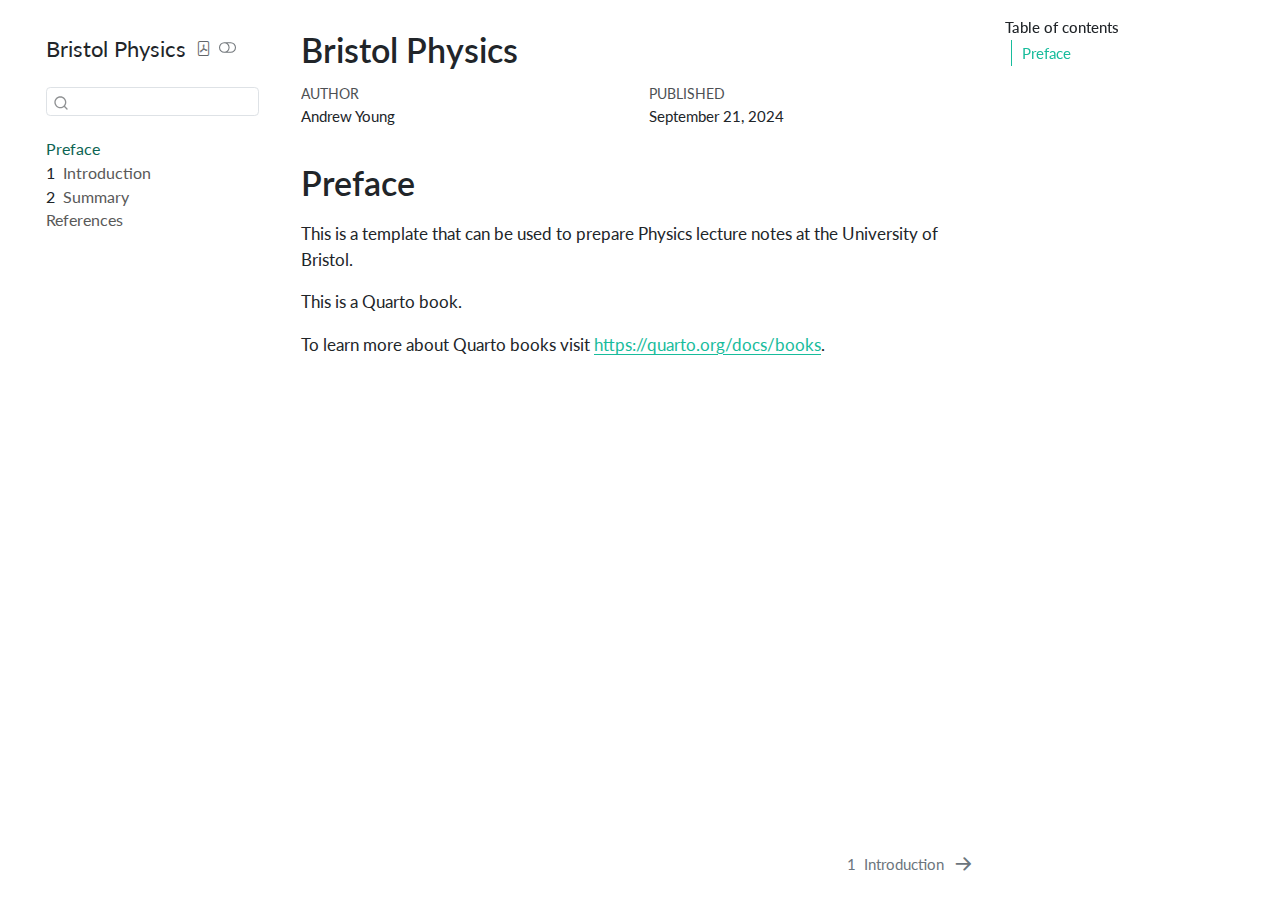
<file: index.html>
<!DOCTYPE html>
<html xmlns="http://www.w3.org/1999/xhtml" lang="en" xml:lang="en"><head>

<meta charset="utf-8">
<meta name="generator" content="quarto-1.5.57">

<meta name="viewport" content="width=device-width, initial-scale=1.0, user-scalable=yes">

<meta name="author" content="Andrew Young">
<meta name="dcterms.date" content="2024-09-21">

<title>Bristol Physics</title>
<style>
code{white-space: pre-wrap;}
span.smallcaps{font-variant: small-caps;}
div.columns{display: flex; gap: min(4vw, 1.5em);}
div.column{flex: auto; overflow-x: auto;}
div.hanging-indent{margin-left: 1.5em; text-indent: -1.5em;}
ul.task-list{list-style: none;}
ul.task-list li input[type="checkbox"] {
  width: 0.8em;
  margin: 0 0.8em 0.2em -1em; /* quarto-specific, see https://github.com/quarto-dev/quarto-cli/issues/4556 */ 
  vertical-align: middle;
}
</style>


<script src="site_libs/quarto-nav/quarto-nav.js"></script>
<script src="site_libs/quarto-nav/headroom.min.js"></script>
<script src="site_libs/clipboard/clipboard.min.js"></script>
<script src="site_libs/quarto-search/autocomplete.umd.js"></script>
<script src="site_libs/quarto-search/fuse.min.js"></script>
<script src="site_libs/quarto-search/quarto-search.js"></script>
<meta name="quarto:offset" content="./">
<link href="./intro.html" rel="next">
<link href="./uob.jpg" rel="icon" type="image/jpeg">
<script src="site_libs/quarto-html/quarto.js"></script>
<script src="site_libs/quarto-html/popper.min.js"></script>
<script src="site_libs/quarto-html/tippy.umd.min.js"></script>
<script src="site_libs/quarto-html/anchor.min.js"></script>
<link href="site_libs/quarto-html/tippy.css" rel="stylesheet">
<link href="site_libs/quarto-html/quarto-syntax-highlighting.css" rel="stylesheet" class="quarto-color-scheme" id="quarto-text-highlighting-styles">
<link href="site_libs/quarto-html/quarto-syntax-highlighting-dark.css" rel="prefetch" class="quarto-color-scheme quarto-color-alternate" id="quarto-text-highlighting-styles">
<script src="site_libs/bootstrap/bootstrap.min.js"></script>
<link href="site_libs/bootstrap/bootstrap-icons.css" rel="stylesheet">
<link href="site_libs/bootstrap/bootstrap.min.css" rel="stylesheet" class="quarto-color-scheme" id="quarto-bootstrap" data-mode="light">
<link href="site_libs/bootstrap/bootstrap-dark.min.css" rel="prefetch" class="quarto-color-scheme quarto-color-alternate" id="quarto-bootstrap" data-mode="dark">
<script id="quarto-search-options" type="application/json">{
  "location": "sidebar",
  "copy-button": false,
  "collapse-after": 3,
  "panel-placement": "start",
  "type": "textbox",
  "limit": 50,
  "keyboard-shortcut": [
    "f",
    "/",
    "s"
  ],
  "show-item-context": false,
  "language": {
    "search-no-results-text": "No results",
    "search-matching-documents-text": "matching documents",
    "search-copy-link-title": "Copy link to search",
    "search-hide-matches-text": "Hide additional matches",
    "search-more-match-text": "more match in this document",
    "search-more-matches-text": "more matches in this document",
    "search-clear-button-title": "Clear",
    "search-text-placeholder": "",
    "search-detached-cancel-button-title": "Cancel",
    "search-submit-button-title": "Submit",
    "search-label": "Search"
  }
}</script>


</head>

<body class="nav-sidebar floating">

<div id="quarto-search-results"></div>
  <header id="quarto-header" class="headroom fixed-top">
  <nav class="quarto-secondary-nav">
    <div class="container-fluid d-flex">
      <button type="button" class="quarto-btn-toggle btn" data-bs-toggle="collapse" role="button" data-bs-target=".quarto-sidebar-collapse-item" aria-controls="quarto-sidebar" aria-expanded="false" aria-label="Toggle sidebar navigation" onclick="if (window.quartoToggleHeadroom) { window.quartoToggleHeadroom(); }">
        <i class="bi bi-layout-text-sidebar-reverse"></i>
      </button>
        <nav class="quarto-page-breadcrumbs" aria-label="breadcrumb"><ol class="breadcrumb"><li class="breadcrumb-item"><a href="./index.html">Preface</a></li></ol></nav>
        <a class="flex-grow-1" role="navigation" data-bs-toggle="collapse" data-bs-target=".quarto-sidebar-collapse-item" aria-controls="quarto-sidebar" aria-expanded="false" aria-label="Toggle sidebar navigation" onclick="if (window.quartoToggleHeadroom) { window.quartoToggleHeadroom(); }">      
        </a>
      <button type="button" class="btn quarto-search-button" aria-label="Search" onclick="window.quartoOpenSearch();">
        <i class="bi bi-search"></i>
      </button>
    </div>
  </nav>
</header>
<!-- content -->
<div id="quarto-content" class="quarto-container page-columns page-rows-contents page-layout-article">
<!-- sidebar -->
  <nav id="quarto-sidebar" class="sidebar collapse collapse-horizontal quarto-sidebar-collapse-item sidebar-navigation floating overflow-auto">
    <div class="pt-lg-2 mt-2 text-left sidebar-header">
    <div class="sidebar-title mb-0 py-0">
      <a href="./">Bristol Physics</a> 
        <div class="sidebar-tools-main">
    <a href="./Bristol-Physics.pdf" title="Download PDF" class="quarto-navigation-tool px-1" aria-label="Download PDF"><i class="bi bi-file-pdf"></i></a>
  <a href="" class="quarto-color-scheme-toggle quarto-navigation-tool  px-1" onclick="window.quartoToggleColorScheme(); return false;" title="Toggle dark mode"><i class="bi"></i></a>
</div>
    </div>
      </div>
        <div class="mt-2 flex-shrink-0 align-items-center">
        <div class="sidebar-search">
        <div id="quarto-search" class="" title="Search"></div>
        </div>
        </div>
    <div class="sidebar-menu-container"> 
    <ul class="list-unstyled mt-1">
        <li class="sidebar-item">
  <div class="sidebar-item-container"> 
  <a href="./index.html" class="sidebar-item-text sidebar-link active">
 <span class="menu-text">Preface</span></a>
  </div>
</li>
        <li class="sidebar-item">
  <div class="sidebar-item-container"> 
  <a href="./intro.html" class="sidebar-item-text sidebar-link">
 <span class="menu-text"><span class="chapter-number">1</span>&nbsp; <span class="chapter-title">Introduction</span></span></a>
  </div>
</li>
        <li class="sidebar-item">
  <div class="sidebar-item-container"> 
  <a href="./summary.html" class="sidebar-item-text sidebar-link">
 <span class="menu-text"><span class="chapter-number">2</span>&nbsp; <span class="chapter-title">Summary</span></span></a>
  </div>
</li>
        <li class="sidebar-item">
  <div class="sidebar-item-container"> 
  <a href="./references.html" class="sidebar-item-text sidebar-link">
 <span class="menu-text">References</span></a>
  </div>
</li>
    </ul>
    </div>
</nav>
<div id="quarto-sidebar-glass" class="quarto-sidebar-collapse-item" data-bs-toggle="collapse" data-bs-target=".quarto-sidebar-collapse-item"></div>
<!-- margin-sidebar -->
    <div id="quarto-margin-sidebar" class="sidebar margin-sidebar">
        <nav id="TOC" role="doc-toc" class="toc-active">
    <h2 id="toc-title">Table of contents</h2>
   
  <ul>
  <li><a href="#preface" id="toc-preface" class="nav-link active" data-scroll-target="#preface">Preface</a></li>
  </ul>
</nav>
    </div>
<!-- main -->
<main class="content" id="quarto-document-content">

<header id="title-block-header" class="quarto-title-block default">
<div class="quarto-title">
<h1 class="title">Bristol Physics</h1>
</div>



<div class="quarto-title-meta">

    <div>
    <div class="quarto-title-meta-heading">Author</div>
    <div class="quarto-title-meta-contents">
             <p>Andrew Young </p>
          </div>
  </div>
    
    <div>
    <div class="quarto-title-meta-heading">Published</div>
    <div class="quarto-title-meta-contents">
      <p class="date">September 21, 2024</p>
    </div>
  </div>
  
    
  </div>
  


</header>


<section id="preface" class="level1 unnumbered">
<h1 class="unnumbered">Preface</h1>
<p>This is a template that can be used to prepare Physics lecture notes at the University of Bristol.</p>
<p>This is a Quarto book.</p>
<p>To learn more about Quarto books visit <a href="https://quarto.org/docs/books" class="uri">https://quarto.org/docs/books</a>.</p>


</section>

</main> <!-- /main -->
<script id="quarto-html-after-body" type="application/javascript">
window.document.addEventListener("DOMContentLoaded", function (event) {
  const toggleBodyColorMode = (bsSheetEl) => {
    const mode = bsSheetEl.getAttribute("data-mode");
    const bodyEl = window.document.querySelector("body");
    if (mode === "dark") {
      bodyEl.classList.add("quarto-dark");
      bodyEl.classList.remove("quarto-light");
    } else {
      bodyEl.classList.add("quarto-light");
      bodyEl.classList.remove("quarto-dark");
    }
  }
  const toggleBodyColorPrimary = () => {
    const bsSheetEl = window.document.querySelector("link#quarto-bootstrap");
    if (bsSheetEl) {
      toggleBodyColorMode(bsSheetEl);
    }
  }
  toggleBodyColorPrimary();  
  const disableStylesheet = (stylesheets) => {
    for (let i=0; i < stylesheets.length; i++) {
      const stylesheet = stylesheets[i];
      stylesheet.rel = 'prefetch';
    }
  }
  const enableStylesheet = (stylesheets) => {
    for (let i=0; i < stylesheets.length; i++) {
      const stylesheet = stylesheets[i];
      stylesheet.rel = 'stylesheet';
    }
  }
  const manageTransitions = (selector, allowTransitions) => {
    const els = window.document.querySelectorAll(selector);
    for (let i=0; i < els.length; i++) {
      const el = els[i];
      if (allowTransitions) {
        el.classList.remove('notransition');
      } else {
        el.classList.add('notransition');
      }
    }
  }
  const toggleGiscusIfUsed = (isAlternate, darkModeDefault) => {
    const baseTheme = document.querySelector('#giscus-base-theme')?.value ?? 'light';
    const alternateTheme = document.querySelector('#giscus-alt-theme')?.value ?? 'dark';
    let newTheme = '';
    if(darkModeDefault) {
      newTheme = isAlternate ? baseTheme : alternateTheme;
    } else {
      newTheme = isAlternate ? alternateTheme : baseTheme;
    }
    const changeGiscusTheme = () => {
      // From: https://github.com/giscus/giscus/issues/336
      const sendMessage = (message) => {
        const iframe = document.querySelector('iframe.giscus-frame');
        if (!iframe) return;
        iframe.contentWindow.postMessage({ giscus: message }, 'https://giscus.app');
      }
      sendMessage({
        setConfig: {
          theme: newTheme
        }
      });
    }
    const isGiscussLoaded = window.document.querySelector('iframe.giscus-frame') !== null;
    if (isGiscussLoaded) {
      changeGiscusTheme();
    }
  }
  const toggleColorMode = (alternate) => {
    // Switch the stylesheets
    const alternateStylesheets = window.document.querySelectorAll('link.quarto-color-scheme.quarto-color-alternate');
    manageTransitions('#quarto-margin-sidebar .nav-link', false);
    if (alternate) {
      enableStylesheet(alternateStylesheets);
      for (const sheetNode of alternateStylesheets) {
        if (sheetNode.id === "quarto-bootstrap") {
          toggleBodyColorMode(sheetNode);
        }
      }
    } else {
      disableStylesheet(alternateStylesheets);
      toggleBodyColorPrimary();
    }
    manageTransitions('#quarto-margin-sidebar .nav-link', true);
    // Switch the toggles
    const toggles = window.document.querySelectorAll('.quarto-color-scheme-toggle');
    for (let i=0; i < toggles.length; i++) {
      const toggle = toggles[i];
      if (toggle) {
        if (alternate) {
          toggle.classList.add("alternate");     
        } else {
          toggle.classList.remove("alternate");
        }
      }
    }
    // Hack to workaround the fact that safari doesn't
    // properly recolor the scrollbar when toggling (#1455)
    if (navigator.userAgent.indexOf('Safari') > 0 && navigator.userAgent.indexOf('Chrome') == -1) {
      manageTransitions("body", false);
      window.scrollTo(0, 1);
      setTimeout(() => {
        window.scrollTo(0, 0);
        manageTransitions("body", true);
      }, 40);  
    }
  }
  const isFileUrl = () => { 
    return window.location.protocol === 'file:';
  }
  const hasAlternateSentinel = () => {  
    let styleSentinel = getColorSchemeSentinel();
    if (styleSentinel !== null) {
      return styleSentinel === "alternate";
    } else {
      return false;
    }
  }
  const setStyleSentinel = (alternate) => {
    const value = alternate ? "alternate" : "default";
    if (!isFileUrl()) {
      window.localStorage.setItem("quarto-color-scheme", value);
    } else {
      localAlternateSentinel = value;
    }
  }
  const getColorSchemeSentinel = () => {
    if (!isFileUrl()) {
      const storageValue = window.localStorage.getItem("quarto-color-scheme");
      return storageValue != null ? storageValue : localAlternateSentinel;
    } else {
      return localAlternateSentinel;
    }
  }
  const darkModeDefault = false;
  let localAlternateSentinel = darkModeDefault ? 'alternate' : 'default';
  // Dark / light mode switch
  window.quartoToggleColorScheme = () => {
    // Read the current dark / light value 
    let toAlternate = !hasAlternateSentinel();
    toggleColorMode(toAlternate);
    setStyleSentinel(toAlternate);
    toggleGiscusIfUsed(toAlternate, darkModeDefault);
  };
  // Ensure there is a toggle, if there isn't float one in the top right
  if (window.document.querySelector('.quarto-color-scheme-toggle') === null) {
    const a = window.document.createElement('a');
    a.classList.add('top-right');
    a.classList.add('quarto-color-scheme-toggle');
    a.href = "";
    a.onclick = function() { try { window.quartoToggleColorScheme(); } catch {} return false; };
    const i = window.document.createElement("i");
    i.classList.add('bi');
    a.appendChild(i);
    window.document.body.appendChild(a);
  }
  // Switch to dark mode if need be
  if (hasAlternateSentinel()) {
    toggleColorMode(true);
  } else {
    toggleColorMode(false);
  }
  const icon = "";
  const anchorJS = new window.AnchorJS();
  anchorJS.options = {
    placement: 'right',
    icon: icon
  };
  anchorJS.add('.anchored');
  const isCodeAnnotation = (el) => {
    for (const clz of el.classList) {
      if (clz.startsWith('code-annotation-')) {                     
        return true;
      }
    }
    return false;
  }
  const onCopySuccess = function(e) {
    // button target
    const button = e.trigger;
    // don't keep focus
    button.blur();
    // flash "checked"
    button.classList.add('code-copy-button-checked');
    var currentTitle = button.getAttribute("title");
    button.setAttribute("title", "Copied!");
    let tooltip;
    if (window.bootstrap) {
      button.setAttribute("data-bs-toggle", "tooltip");
      button.setAttribute("data-bs-placement", "left");
      button.setAttribute("data-bs-title", "Copied!");
      tooltip = new bootstrap.Tooltip(button, 
        { trigger: "manual", 
          customClass: "code-copy-button-tooltip",
          offset: [0, -8]});
      tooltip.show();    
    }
    setTimeout(function() {
      if (tooltip) {
        tooltip.hide();
        button.removeAttribute("data-bs-title");
        button.removeAttribute("data-bs-toggle");
        button.removeAttribute("data-bs-placement");
      }
      button.setAttribute("title", currentTitle);
      button.classList.remove('code-copy-button-checked');
    }, 1000);
    // clear code selection
    e.clearSelection();
  }
  const getTextToCopy = function(trigger) {
      const codeEl = trigger.previousElementSibling.cloneNode(true);
      for (const childEl of codeEl.children) {
        if (isCodeAnnotation(childEl)) {
          childEl.remove();
        }
      }
      return codeEl.innerText;
  }
  const clipboard = new window.ClipboardJS('.code-copy-button:not([data-in-quarto-modal])', {
    text: getTextToCopy
  });
  clipboard.on('success', onCopySuccess);
  if (window.document.getElementById('quarto-embedded-source-code-modal')) {
    // For code content inside modals, clipBoardJS needs to be initialized with a container option
    // TODO: Check when it could be a function (https://github.com/zenorocha/clipboard.js/issues/860)
    const clipboardModal = new window.ClipboardJS('.code-copy-button[data-in-quarto-modal]', {
      text: getTextToCopy,
      container: window.document.getElementById('quarto-embedded-source-code-modal')
    });
    clipboardModal.on('success', onCopySuccess);
  }
    var localhostRegex = new RegExp(/^(?:http|https):\/\/localhost\:?[0-9]*\//);
    var mailtoRegex = new RegExp(/^mailto:/);
      var filterRegex = new RegExp('/' + window.location.host + '/');
    var isInternal = (href) => {
        return filterRegex.test(href) || localhostRegex.test(href) || mailtoRegex.test(href);
    }
    // Inspect non-navigation links and adorn them if external
 	var links = window.document.querySelectorAll('a[href]:not(.nav-link):not(.navbar-brand):not(.toc-action):not(.sidebar-link):not(.sidebar-item-toggle):not(.pagination-link):not(.no-external):not([aria-hidden]):not(.dropdown-item):not(.quarto-navigation-tool):not(.about-link)');
    for (var i=0; i<links.length; i++) {
      const link = links[i];
      if (!isInternal(link.href)) {
        // undo the damage that might have been done by quarto-nav.js in the case of
        // links that we want to consider external
        if (link.dataset.originalHref !== undefined) {
          link.href = link.dataset.originalHref;
        }
      }
    }
  function tippyHover(el, contentFn, onTriggerFn, onUntriggerFn) {
    const config = {
      allowHTML: true,
      maxWidth: 500,
      delay: 100,
      arrow: false,
      appendTo: function(el) {
          return el.parentElement;
      },
      interactive: true,
      interactiveBorder: 10,
      theme: 'quarto',
      placement: 'bottom-start',
    };
    if (contentFn) {
      config.content = contentFn;
    }
    if (onTriggerFn) {
      config.onTrigger = onTriggerFn;
    }
    if (onUntriggerFn) {
      config.onUntrigger = onUntriggerFn;
    }
    window.tippy(el, config); 
  }
  const noterefs = window.document.querySelectorAll('a[role="doc-noteref"]');
  for (var i=0; i<noterefs.length; i++) {
    const ref = noterefs[i];
    tippyHover(ref, function() {
      // use id or data attribute instead here
      let href = ref.getAttribute('data-footnote-href') || ref.getAttribute('href');
      try { href = new URL(href).hash; } catch {}
      const id = href.replace(/^#\/?/, "");
      const note = window.document.getElementById(id);
      if (note) {
        return note.innerHTML;
      } else {
        return "";
      }
    });
  }
  const xrefs = window.document.querySelectorAll('a.quarto-xref');
  const processXRef = (id, note) => {
    // Strip column container classes
    const stripColumnClz = (el) => {
      el.classList.remove("page-full", "page-columns");
      if (el.children) {
        for (const child of el.children) {
          stripColumnClz(child);
        }
      }
    }
    stripColumnClz(note)
    if (id === null || id.startsWith('sec-')) {
      // Special case sections, only their first couple elements
      const container = document.createElement("div");
      if (note.children && note.children.length > 2) {
        container.appendChild(note.children[0].cloneNode(true));
        for (let i = 1; i < note.children.length; i++) {
          const child = note.children[i];
          if (child.tagName === "P" && child.innerText === "") {
            continue;
          } else {
            container.appendChild(child.cloneNode(true));
            break;
          }
        }
        if (window.Quarto?.typesetMath) {
          window.Quarto.typesetMath(container);
        }
        return container.innerHTML
      } else {
        if (window.Quarto?.typesetMath) {
          window.Quarto.typesetMath(note);
        }
        return note.innerHTML;
      }
    } else {
      // Remove any anchor links if they are present
      const anchorLink = note.querySelector('a.anchorjs-link');
      if (anchorLink) {
        anchorLink.remove();
      }
      if (window.Quarto?.typesetMath) {
        window.Quarto.typesetMath(note);
      }
      // TODO in 1.5, we should make sure this works without a callout special case
      if (note.classList.contains("callout")) {
        return note.outerHTML;
      } else {
        return note.innerHTML;
      }
    }
  }
  for (var i=0; i<xrefs.length; i++) {
    const xref = xrefs[i];
    tippyHover(xref, undefined, function(instance) {
      instance.disable();
      let url = xref.getAttribute('href');
      let hash = undefined; 
      if (url.startsWith('#')) {
        hash = url;
      } else {
        try { hash = new URL(url).hash; } catch {}
      }
      if (hash) {
        const id = hash.replace(/^#\/?/, "");
        const note = window.document.getElementById(id);
        if (note !== null) {
          try {
            const html = processXRef(id, note.cloneNode(true));
            instance.setContent(html);
          } finally {
            instance.enable();
            instance.show();
          }
        } else {
          // See if we can fetch this
          fetch(url.split('#')[0])
          .then(res => res.text())
          .then(html => {
            const parser = new DOMParser();
            const htmlDoc = parser.parseFromString(html, "text/html");
            const note = htmlDoc.getElementById(id);
            if (note !== null) {
              const html = processXRef(id, note);
              instance.setContent(html);
            } 
          }).finally(() => {
            instance.enable();
            instance.show();
          });
        }
      } else {
        // See if we can fetch a full url (with no hash to target)
        // This is a special case and we should probably do some content thinning / targeting
        fetch(url)
        .then(res => res.text())
        .then(html => {
          const parser = new DOMParser();
          const htmlDoc = parser.parseFromString(html, "text/html");
          const note = htmlDoc.querySelector('main.content');
          if (note !== null) {
            // This should only happen for chapter cross references
            // (since there is no id in the URL)
            // remove the first header
            if (note.children.length > 0 && note.children[0].tagName === "HEADER") {
              note.children[0].remove();
            }
            const html = processXRef(null, note);
            instance.setContent(html);
          } 
        }).finally(() => {
          instance.enable();
          instance.show();
        });
      }
    }, function(instance) {
    });
  }
      let selectedAnnoteEl;
      const selectorForAnnotation = ( cell, annotation) => {
        let cellAttr = 'data-code-cell="' + cell + '"';
        let lineAttr = 'data-code-annotation="' +  annotation + '"';
        const selector = 'span[' + cellAttr + '][' + lineAttr + ']';
        return selector;
      }
      const selectCodeLines = (annoteEl) => {
        const doc = window.document;
        const targetCell = annoteEl.getAttribute("data-target-cell");
        const targetAnnotation = annoteEl.getAttribute("data-target-annotation");
        const annoteSpan = window.document.querySelector(selectorForAnnotation(targetCell, targetAnnotation));
        const lines = annoteSpan.getAttribute("data-code-lines").split(",");
        const lineIds = lines.map((line) => {
          return targetCell + "-" + line;
        })
        let top = null;
        let height = null;
        let parent = null;
        if (lineIds.length > 0) {
            //compute the position of the single el (top and bottom and make a div)
            const el = window.document.getElementById(lineIds[0]);
            top = el.offsetTop;
            height = el.offsetHeight;
            parent = el.parentElement.parentElement;
          if (lineIds.length > 1) {
            const lastEl = window.document.getElementById(lineIds[lineIds.length - 1]);
            const bottom = lastEl.offsetTop + lastEl.offsetHeight;
            height = bottom - top;
          }
          if (top !== null && height !== null && parent !== null) {
            // cook up a div (if necessary) and position it 
            let div = window.document.getElementById("code-annotation-line-highlight");
            if (div === null) {
              div = window.document.createElement("div");
              div.setAttribute("id", "code-annotation-line-highlight");
              div.style.position = 'absolute';
              parent.appendChild(div);
            }
            div.style.top = top - 2 + "px";
            div.style.height = height + 4 + "px";
            div.style.left = 0;
            let gutterDiv = window.document.getElementById("code-annotation-line-highlight-gutter");
            if (gutterDiv === null) {
              gutterDiv = window.document.createElement("div");
              gutterDiv.setAttribute("id", "code-annotation-line-highlight-gutter");
              gutterDiv.style.position = 'absolute';
              const codeCell = window.document.getElementById(targetCell);
              const gutter = codeCell.querySelector('.code-annotation-gutter');
              gutter.appendChild(gutterDiv);
            }
            gutterDiv.style.top = top - 2 + "px";
            gutterDiv.style.height = height + 4 + "px";
          }
          selectedAnnoteEl = annoteEl;
        }
      };
      const unselectCodeLines = () => {
        const elementsIds = ["code-annotation-line-highlight", "code-annotation-line-highlight-gutter"];
        elementsIds.forEach((elId) => {
          const div = window.document.getElementById(elId);
          if (div) {
            div.remove();
          }
        });
        selectedAnnoteEl = undefined;
      };
        // Handle positioning of the toggle
    window.addEventListener(
      "resize",
      throttle(() => {
        elRect = undefined;
        if (selectedAnnoteEl) {
          selectCodeLines(selectedAnnoteEl);
        }
      }, 10)
    );
    function throttle(fn, ms) {
    let throttle = false;
    let timer;
      return (...args) => {
        if(!throttle) { // first call gets through
            fn.apply(this, args);
            throttle = true;
        } else { // all the others get throttled
            if(timer) clearTimeout(timer); // cancel #2
            timer = setTimeout(() => {
              fn.apply(this, args);
              timer = throttle = false;
            }, ms);
        }
      };
    }
      // Attach click handler to the DT
      const annoteDls = window.document.querySelectorAll('dt[data-target-cell]');
      for (const annoteDlNode of annoteDls) {
        annoteDlNode.addEventListener('click', (event) => {
          const clickedEl = event.target;
          if (clickedEl !== selectedAnnoteEl) {
            unselectCodeLines();
            const activeEl = window.document.querySelector('dt[data-target-cell].code-annotation-active');
            if (activeEl) {
              activeEl.classList.remove('code-annotation-active');
            }
            selectCodeLines(clickedEl);
            clickedEl.classList.add('code-annotation-active');
          } else {
            // Unselect the line
            unselectCodeLines();
            clickedEl.classList.remove('code-annotation-active');
          }
        });
      }
  const findCites = (el) => {
    const parentEl = el.parentElement;
    if (parentEl) {
      const cites = parentEl.dataset.cites;
      if (cites) {
        return {
          el,
          cites: cites.split(' ')
        };
      } else {
        return findCites(el.parentElement)
      }
    } else {
      return undefined;
    }
  };
  var bibliorefs = window.document.querySelectorAll('a[role="doc-biblioref"]');
  for (var i=0; i<bibliorefs.length; i++) {
    const ref = bibliorefs[i];
    const citeInfo = findCites(ref);
    if (citeInfo) {
      tippyHover(citeInfo.el, function() {
        var popup = window.document.createElement('div');
        citeInfo.cites.forEach(function(cite) {
          var citeDiv = window.document.createElement('div');
          citeDiv.classList.add('hanging-indent');
          citeDiv.classList.add('csl-entry');
          var biblioDiv = window.document.getElementById('ref-' + cite);
          if (biblioDiv) {
            citeDiv.innerHTML = biblioDiv.innerHTML;
          }
          popup.appendChild(citeDiv);
        });
        return popup.innerHTML;
      });
    }
  }
});
</script>
<nav class="page-navigation">
  <div class="nav-page nav-page-previous">
  </div>
  <div class="nav-page nav-page-next">
      <a href="./intro.html" class="pagination-link" aria-label="Introduction">
        <span class="nav-page-text"><span class="chapter-number">1</span>&nbsp; <span class="chapter-title">Introduction</span></span> <i class="bi bi-arrow-right-short"></i>
      </a>
  </div>
</nav>
</div> <!-- /content -->




</body></html>
</file>
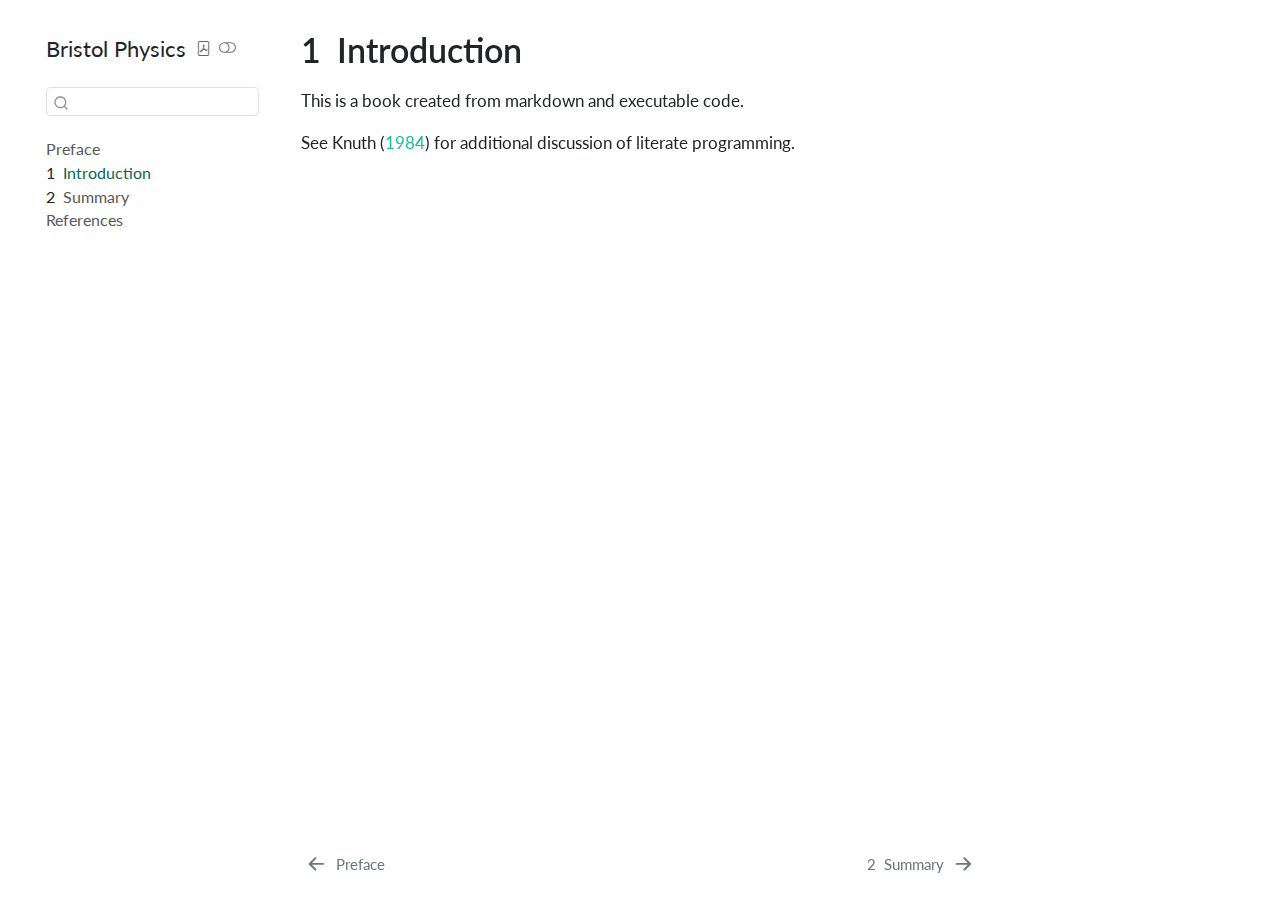
<file: intro.html>
<!DOCTYPE html>
<html xmlns="http://www.w3.org/1999/xhtml" lang="en" xml:lang="en"><head>

<meta charset="utf-8">
<meta name="generator" content="quarto-1.5.57">

<meta name="viewport" content="width=device-width, initial-scale=1.0, user-scalable=yes">


<title>1&nbsp; Introduction – Bristol Physics</title>
<style>
code{white-space: pre-wrap;}
span.smallcaps{font-variant: small-caps;}
div.columns{display: flex; gap: min(4vw, 1.5em);}
div.column{flex: auto; overflow-x: auto;}
div.hanging-indent{margin-left: 1.5em; text-indent: -1.5em;}
ul.task-list{list-style: none;}
ul.task-list li input[type="checkbox"] {
  width: 0.8em;
  margin: 0 0.8em 0.2em -1em; /* quarto-specific, see https://github.com/quarto-dev/quarto-cli/issues/4556 */ 
  vertical-align: middle;
}
/* CSS for citations */
div.csl-bib-body { }
div.csl-entry {
  clear: both;
  margin-bottom: 0em;
}
.hanging-indent div.csl-entry {
  margin-left:2em;
  text-indent:-2em;
}
div.csl-left-margin {
  min-width:2em;
  float:left;
}
div.csl-right-inline {
  margin-left:2em;
  padding-left:1em;
}
div.csl-indent {
  margin-left: 2em;
}</style>


<script src="site_libs/quarto-nav/quarto-nav.js"></script>
<script src="site_libs/quarto-nav/headroom.min.js"></script>
<script src="site_libs/clipboard/clipboard.min.js"></script>
<script src="site_libs/quarto-search/autocomplete.umd.js"></script>
<script src="site_libs/quarto-search/fuse.min.js"></script>
<script src="site_libs/quarto-search/quarto-search.js"></script>
<meta name="quarto:offset" content="./">
<link href="./summary.html" rel="next">
<link href="./index.html" rel="prev">
<link href="./uob.jpg" rel="icon" type="image/jpeg">
<script src="site_libs/quarto-html/quarto.js"></script>
<script src="site_libs/quarto-html/popper.min.js"></script>
<script src="site_libs/quarto-html/tippy.umd.min.js"></script>
<script src="site_libs/quarto-html/anchor.min.js"></script>
<link href="site_libs/quarto-html/tippy.css" rel="stylesheet">
<link href="site_libs/quarto-html/quarto-syntax-highlighting.css" rel="stylesheet" class="quarto-color-scheme" id="quarto-text-highlighting-styles">
<link href="site_libs/quarto-html/quarto-syntax-highlighting-dark.css" rel="prefetch" class="quarto-color-scheme quarto-color-alternate" id="quarto-text-highlighting-styles">
<script src="site_libs/bootstrap/bootstrap.min.js"></script>
<link href="site_libs/bootstrap/bootstrap-icons.css" rel="stylesheet">
<link href="site_libs/bootstrap/bootstrap.min.css" rel="stylesheet" class="quarto-color-scheme" id="quarto-bootstrap" data-mode="light">
<link href="site_libs/bootstrap/bootstrap-dark.min.css" rel="prefetch" class="quarto-color-scheme quarto-color-alternate" id="quarto-bootstrap" data-mode="dark">
<script id="quarto-search-options" type="application/json">{
  "location": "sidebar",
  "copy-button": false,
  "collapse-after": 3,
  "panel-placement": "start",
  "type": "textbox",
  "limit": 50,
  "keyboard-shortcut": [
    "f",
    "/",
    "s"
  ],
  "show-item-context": false,
  "language": {
    "search-no-results-text": "No results",
    "search-matching-documents-text": "matching documents",
    "search-copy-link-title": "Copy link to search",
    "search-hide-matches-text": "Hide additional matches",
    "search-more-match-text": "more match in this document",
    "search-more-matches-text": "more matches in this document",
    "search-clear-button-title": "Clear",
    "search-text-placeholder": "",
    "search-detached-cancel-button-title": "Cancel",
    "search-submit-button-title": "Submit",
    "search-label": "Search"
  }
}</script>


</head>

<body class="nav-sidebar floating">

<div id="quarto-search-results"></div>
  <header id="quarto-header" class="headroom fixed-top">
  <nav class="quarto-secondary-nav">
    <div class="container-fluid d-flex">
      <button type="button" class="quarto-btn-toggle btn" data-bs-toggle="collapse" role="button" data-bs-target=".quarto-sidebar-collapse-item" aria-controls="quarto-sidebar" aria-expanded="false" aria-label="Toggle sidebar navigation" onclick="if (window.quartoToggleHeadroom) { window.quartoToggleHeadroom(); }">
        <i class="bi bi-layout-text-sidebar-reverse"></i>
      </button>
        <nav class="quarto-page-breadcrumbs" aria-label="breadcrumb"><ol class="breadcrumb"><li class="breadcrumb-item"><a href="./intro.html"><span class="chapter-number">1</span>&nbsp; <span class="chapter-title">Introduction</span></a></li></ol></nav>
        <a class="flex-grow-1" role="navigation" data-bs-toggle="collapse" data-bs-target=".quarto-sidebar-collapse-item" aria-controls="quarto-sidebar" aria-expanded="false" aria-label="Toggle sidebar navigation" onclick="if (window.quartoToggleHeadroom) { window.quartoToggleHeadroom(); }">      
        </a>
      <button type="button" class="btn quarto-search-button" aria-label="Search" onclick="window.quartoOpenSearch();">
        <i class="bi bi-search"></i>
      </button>
    </div>
  </nav>
</header>
<!-- content -->
<div id="quarto-content" class="quarto-container page-columns page-rows-contents page-layout-article">
<!-- sidebar -->
  <nav id="quarto-sidebar" class="sidebar collapse collapse-horizontal quarto-sidebar-collapse-item sidebar-navigation floating overflow-auto">
    <div class="pt-lg-2 mt-2 text-left sidebar-header">
    <div class="sidebar-title mb-0 py-0">
      <a href="./">Bristol Physics</a> 
        <div class="sidebar-tools-main">
    <a href="./Bristol-Physics.pdf" title="Download PDF" class="quarto-navigation-tool px-1" aria-label="Download PDF"><i class="bi bi-file-pdf"></i></a>
  <a href="" class="quarto-color-scheme-toggle quarto-navigation-tool  px-1" onclick="window.quartoToggleColorScheme(); return false;" title="Toggle dark mode"><i class="bi"></i></a>
</div>
    </div>
      </div>
        <div class="mt-2 flex-shrink-0 align-items-center">
        <div class="sidebar-search">
        <div id="quarto-search" class="" title="Search"></div>
        </div>
        </div>
    <div class="sidebar-menu-container"> 
    <ul class="list-unstyled mt-1">
        <li class="sidebar-item">
  <div class="sidebar-item-container"> 
  <a href="./index.html" class="sidebar-item-text sidebar-link">
 <span class="menu-text">Preface</span></a>
  </div>
</li>
        <li class="sidebar-item">
  <div class="sidebar-item-container"> 
  <a href="./intro.html" class="sidebar-item-text sidebar-link active">
 <span class="menu-text"><span class="chapter-number">1</span>&nbsp; <span class="chapter-title">Introduction</span></span></a>
  </div>
</li>
        <li class="sidebar-item">
  <div class="sidebar-item-container"> 
  <a href="./summary.html" class="sidebar-item-text sidebar-link">
 <span class="menu-text"><span class="chapter-number">2</span>&nbsp; <span class="chapter-title">Summary</span></span></a>
  </div>
</li>
        <li class="sidebar-item">
  <div class="sidebar-item-container"> 
  <a href="./references.html" class="sidebar-item-text sidebar-link">
 <span class="menu-text">References</span></a>
  </div>
</li>
    </ul>
    </div>
</nav>
<div id="quarto-sidebar-glass" class="quarto-sidebar-collapse-item" data-bs-toggle="collapse" data-bs-target=".quarto-sidebar-collapse-item"></div>
<!-- margin-sidebar -->
    <div id="quarto-margin-sidebar" class="sidebar margin-sidebar zindex-bottom">
        
    </div>
<!-- main -->
<main class="content" id="quarto-document-content">

<header id="title-block-header" class="quarto-title-block default">
<div class="quarto-title">
<h1 class="title"><span class="chapter-number">1</span>&nbsp; <span class="chapter-title">Introduction</span></h1>
</div>



<div class="quarto-title-meta">

    
  
    
  </div>
  


</header>


<p>This is a book created from markdown and executable code.</p>
<p>See <span class="citation" data-cites="knuth84">Knuth (<a href="references.html#ref-knuth84" role="doc-biblioref">1984</a>)</span> for additional discussion of literate programming.</p>


<div id="refs" class="references csl-bib-body hanging-indent" data-entry-spacing="0" role="list" style="display: none">
<div id="ref-knuth84" class="csl-entry" role="listitem">
Knuth, Donald E. 1984. <span>“Literate Programming.”</span> <em>Comput. J.</em> 27 (2): 97–111. <a href="https://doi.org/10.1093/comjnl/27.2.97">https://doi.org/10.1093/comjnl/27.2.97</a>.
</div>
</div>

</main> <!-- /main -->
<script id="quarto-html-after-body" type="application/javascript">
window.document.addEventListener("DOMContentLoaded", function (event) {
  const toggleBodyColorMode = (bsSheetEl) => {
    const mode = bsSheetEl.getAttribute("data-mode");
    const bodyEl = window.document.querySelector("body");
    if (mode === "dark") {
      bodyEl.classList.add("quarto-dark");
      bodyEl.classList.remove("quarto-light");
    } else {
      bodyEl.classList.add("quarto-light");
      bodyEl.classList.remove("quarto-dark");
    }
  }
  const toggleBodyColorPrimary = () => {
    const bsSheetEl = window.document.querySelector("link#quarto-bootstrap");
    if (bsSheetEl) {
      toggleBodyColorMode(bsSheetEl);
    }
  }
  toggleBodyColorPrimary();  
  const disableStylesheet = (stylesheets) => {
    for (let i=0; i < stylesheets.length; i++) {
      const stylesheet = stylesheets[i];
      stylesheet.rel = 'prefetch';
    }
  }
  const enableStylesheet = (stylesheets) => {
    for (let i=0; i < stylesheets.length; i++) {
      const stylesheet = stylesheets[i];
      stylesheet.rel = 'stylesheet';
    }
  }
  const manageTransitions = (selector, allowTransitions) => {
    const els = window.document.querySelectorAll(selector);
    for (let i=0; i < els.length; i++) {
      const el = els[i];
      if (allowTransitions) {
        el.classList.remove('notransition');
      } else {
        el.classList.add('notransition');
      }
    }
  }
  const toggleGiscusIfUsed = (isAlternate, darkModeDefault) => {
    const baseTheme = document.querySelector('#giscus-base-theme')?.value ?? 'light';
    const alternateTheme = document.querySelector('#giscus-alt-theme')?.value ?? 'dark';
    let newTheme = '';
    if(darkModeDefault) {
      newTheme = isAlternate ? baseTheme : alternateTheme;
    } else {
      newTheme = isAlternate ? alternateTheme : baseTheme;
    }
    const changeGiscusTheme = () => {
      // From: https://github.com/giscus/giscus/issues/336
      const sendMessage = (message) => {
        const iframe = document.querySelector('iframe.giscus-frame');
        if (!iframe) return;
        iframe.contentWindow.postMessage({ giscus: message }, 'https://giscus.app');
      }
      sendMessage({
        setConfig: {
          theme: newTheme
        }
      });
    }
    const isGiscussLoaded = window.document.querySelector('iframe.giscus-frame') !== null;
    if (isGiscussLoaded) {
      changeGiscusTheme();
    }
  }
  const toggleColorMode = (alternate) => {
    // Switch the stylesheets
    const alternateStylesheets = window.document.querySelectorAll('link.quarto-color-scheme.quarto-color-alternate');
    manageTransitions('#quarto-margin-sidebar .nav-link', false);
    if (alternate) {
      enableStylesheet(alternateStylesheets);
      for (const sheetNode of alternateStylesheets) {
        if (sheetNode.id === "quarto-bootstrap") {
          toggleBodyColorMode(sheetNode);
        }
      }
    } else {
      disableStylesheet(alternateStylesheets);
      toggleBodyColorPrimary();
    }
    manageTransitions('#quarto-margin-sidebar .nav-link', true);
    // Switch the toggles
    const toggles = window.document.querySelectorAll('.quarto-color-scheme-toggle');
    for (let i=0; i < toggles.length; i++) {
      const toggle = toggles[i];
      if (toggle) {
        if (alternate) {
          toggle.classList.add("alternate");     
        } else {
          toggle.classList.remove("alternate");
        }
      }
    }
    // Hack to workaround the fact that safari doesn't
    // properly recolor the scrollbar when toggling (#1455)
    if (navigator.userAgent.indexOf('Safari') > 0 && navigator.userAgent.indexOf('Chrome') == -1) {
      manageTransitions("body", false);
      window.scrollTo(0, 1);
      setTimeout(() => {
        window.scrollTo(0, 0);
        manageTransitions("body", true);
      }, 40);  
    }
  }
  const isFileUrl = () => { 
    return window.location.protocol === 'file:';
  }
  const hasAlternateSentinel = () => {  
    let styleSentinel = getColorSchemeSentinel();
    if (styleSentinel !== null) {
      return styleSentinel === "alternate";
    } else {
      return false;
    }
  }
  const setStyleSentinel = (alternate) => {
    const value = alternate ? "alternate" : "default";
    if (!isFileUrl()) {
      window.localStorage.setItem("quarto-color-scheme", value);
    } else {
      localAlternateSentinel = value;
    }
  }
  const getColorSchemeSentinel = () => {
    if (!isFileUrl()) {
      const storageValue = window.localStorage.getItem("quarto-color-scheme");
      return storageValue != null ? storageValue : localAlternateSentinel;
    } else {
      return localAlternateSentinel;
    }
  }
  const darkModeDefault = false;
  let localAlternateSentinel = darkModeDefault ? 'alternate' : 'default';
  // Dark / light mode switch
  window.quartoToggleColorScheme = () => {
    // Read the current dark / light value 
    let toAlternate = !hasAlternateSentinel();
    toggleColorMode(toAlternate);
    setStyleSentinel(toAlternate);
    toggleGiscusIfUsed(toAlternate, darkModeDefault);
  };
  // Ensure there is a toggle, if there isn't float one in the top right
  if (window.document.querySelector('.quarto-color-scheme-toggle') === null) {
    const a = window.document.createElement('a');
    a.classList.add('top-right');
    a.classList.add('quarto-color-scheme-toggle');
    a.href = "";
    a.onclick = function() { try { window.quartoToggleColorScheme(); } catch {} return false; };
    const i = window.document.createElement("i");
    i.classList.add('bi');
    a.appendChild(i);
    window.document.body.appendChild(a);
  }
  // Switch to dark mode if need be
  if (hasAlternateSentinel()) {
    toggleColorMode(true);
  } else {
    toggleColorMode(false);
  }
  const icon = "";
  const anchorJS = new window.AnchorJS();
  anchorJS.options = {
    placement: 'right',
    icon: icon
  };
  anchorJS.add('.anchored');
  const isCodeAnnotation = (el) => {
    for (const clz of el.classList) {
      if (clz.startsWith('code-annotation-')) {                     
        return true;
      }
    }
    return false;
  }
  const onCopySuccess = function(e) {
    // button target
    const button = e.trigger;
    // don't keep focus
    button.blur();
    // flash "checked"
    button.classList.add('code-copy-button-checked');
    var currentTitle = button.getAttribute("title");
    button.setAttribute("title", "Copied!");
    let tooltip;
    if (window.bootstrap) {
      button.setAttribute("data-bs-toggle", "tooltip");
      button.setAttribute("data-bs-placement", "left");
      button.setAttribute("data-bs-title", "Copied!");
      tooltip = new bootstrap.Tooltip(button, 
        { trigger: "manual", 
          customClass: "code-copy-button-tooltip",
          offset: [0, -8]});
      tooltip.show();    
    }
    setTimeout(function() {
      if (tooltip) {
        tooltip.hide();
        button.removeAttribute("data-bs-title");
        button.removeAttribute("data-bs-toggle");
        button.removeAttribute("data-bs-placement");
      }
      button.setAttribute("title", currentTitle);
      button.classList.remove('code-copy-button-checked');
    }, 1000);
    // clear code selection
    e.clearSelection();
  }
  const getTextToCopy = function(trigger) {
      const codeEl = trigger.previousElementSibling.cloneNode(true);
      for (const childEl of codeEl.children) {
        if (isCodeAnnotation(childEl)) {
          childEl.remove();
        }
      }
      return codeEl.innerText;
  }
  const clipboard = new window.ClipboardJS('.code-copy-button:not([data-in-quarto-modal])', {
    text: getTextToCopy
  });
  clipboard.on('success', onCopySuccess);
  if (window.document.getElementById('quarto-embedded-source-code-modal')) {
    // For code content inside modals, clipBoardJS needs to be initialized with a container option
    // TODO: Check when it could be a function (https://github.com/zenorocha/clipboard.js/issues/860)
    const clipboardModal = new window.ClipboardJS('.code-copy-button[data-in-quarto-modal]', {
      text: getTextToCopy,
      container: window.document.getElementById('quarto-embedded-source-code-modal')
    });
    clipboardModal.on('success', onCopySuccess);
  }
    var localhostRegex = new RegExp(/^(?:http|https):\/\/localhost\:?[0-9]*\//);
    var mailtoRegex = new RegExp(/^mailto:/);
      var filterRegex = new RegExp('/' + window.location.host + '/');
    var isInternal = (href) => {
        return filterRegex.test(href) || localhostRegex.test(href) || mailtoRegex.test(href);
    }
    // Inspect non-navigation links and adorn them if external
 	var links = window.document.querySelectorAll('a[href]:not(.nav-link):not(.navbar-brand):not(.toc-action):not(.sidebar-link):not(.sidebar-item-toggle):not(.pagination-link):not(.no-external):not([aria-hidden]):not(.dropdown-item):not(.quarto-navigation-tool):not(.about-link)');
    for (var i=0; i<links.length; i++) {
      const link = links[i];
      if (!isInternal(link.href)) {
        // undo the damage that might have been done by quarto-nav.js in the case of
        // links that we want to consider external
        if (link.dataset.originalHref !== undefined) {
          link.href = link.dataset.originalHref;
        }
      }
    }
  function tippyHover(el, contentFn, onTriggerFn, onUntriggerFn) {
    const config = {
      allowHTML: true,
      maxWidth: 500,
      delay: 100,
      arrow: false,
      appendTo: function(el) {
          return el.parentElement;
      },
      interactive: true,
      interactiveBorder: 10,
      theme: 'quarto',
      placement: 'bottom-start',
    };
    if (contentFn) {
      config.content = contentFn;
    }
    if (onTriggerFn) {
      config.onTrigger = onTriggerFn;
    }
    if (onUntriggerFn) {
      config.onUntrigger = onUntriggerFn;
    }
    window.tippy(el, config); 
  }
  const noterefs = window.document.querySelectorAll('a[role="doc-noteref"]');
  for (var i=0; i<noterefs.length; i++) {
    const ref = noterefs[i];
    tippyHover(ref, function() {
      // use id or data attribute instead here
      let href = ref.getAttribute('data-footnote-href') || ref.getAttribute('href');
      try { href = new URL(href).hash; } catch {}
      const id = href.replace(/^#\/?/, "");
      const note = window.document.getElementById(id);
      if (note) {
        return note.innerHTML;
      } else {
        return "";
      }
    });
  }
  const xrefs = window.document.querySelectorAll('a.quarto-xref');
  const processXRef = (id, note) => {
    // Strip column container classes
    const stripColumnClz = (el) => {
      el.classList.remove("page-full", "page-columns");
      if (el.children) {
        for (const child of el.children) {
          stripColumnClz(child);
        }
      }
    }
    stripColumnClz(note)
    if (id === null || id.startsWith('sec-')) {
      // Special case sections, only their first couple elements
      const container = document.createElement("div");
      if (note.children && note.children.length > 2) {
        container.appendChild(note.children[0].cloneNode(true));
        for (let i = 1; i < note.children.length; i++) {
          const child = note.children[i];
          if (child.tagName === "P" && child.innerText === "") {
            continue;
          } else {
            container.appendChild(child.cloneNode(true));
            break;
          }
        }
        if (window.Quarto?.typesetMath) {
          window.Quarto.typesetMath(container);
        }
        return container.innerHTML
      } else {
        if (window.Quarto?.typesetMath) {
          window.Quarto.typesetMath(note);
        }
        return note.innerHTML;
      }
    } else {
      // Remove any anchor links if they are present
      const anchorLink = note.querySelector('a.anchorjs-link');
      if (anchorLink) {
        anchorLink.remove();
      }
      if (window.Quarto?.typesetMath) {
        window.Quarto.typesetMath(note);
      }
      // TODO in 1.5, we should make sure this works without a callout special case
      if (note.classList.contains("callout")) {
        return note.outerHTML;
      } else {
        return note.innerHTML;
      }
    }
  }
  for (var i=0; i<xrefs.length; i++) {
    const xref = xrefs[i];
    tippyHover(xref, undefined, function(instance) {
      instance.disable();
      let url = xref.getAttribute('href');
      let hash = undefined; 
      if (url.startsWith('#')) {
        hash = url;
      } else {
        try { hash = new URL(url).hash; } catch {}
      }
      if (hash) {
        const id = hash.replace(/^#\/?/, "");
        const note = window.document.getElementById(id);
        if (note !== null) {
          try {
            const html = processXRef(id, note.cloneNode(true));
            instance.setContent(html);
          } finally {
            instance.enable();
            instance.show();
          }
        } else {
          // See if we can fetch this
          fetch(url.split('#')[0])
          .then(res => res.text())
          .then(html => {
            const parser = new DOMParser();
            const htmlDoc = parser.parseFromString(html, "text/html");
            const note = htmlDoc.getElementById(id);
            if (note !== null) {
              const html = processXRef(id, note);
              instance.setContent(html);
            } 
          }).finally(() => {
            instance.enable();
            instance.show();
          });
        }
      } else {
        // See if we can fetch a full url (with no hash to target)
        // This is a special case and we should probably do some content thinning / targeting
        fetch(url)
        .then(res => res.text())
        .then(html => {
          const parser = new DOMParser();
          const htmlDoc = parser.parseFromString(html, "text/html");
          const note = htmlDoc.querySelector('main.content');
          if (note !== null) {
            // This should only happen for chapter cross references
            // (since there is no id in the URL)
            // remove the first header
            if (note.children.length > 0 && note.children[0].tagName === "HEADER") {
              note.children[0].remove();
            }
            const html = processXRef(null, note);
            instance.setContent(html);
          } 
        }).finally(() => {
          instance.enable();
          instance.show();
        });
      }
    }, function(instance) {
    });
  }
      let selectedAnnoteEl;
      const selectorForAnnotation = ( cell, annotation) => {
        let cellAttr = 'data-code-cell="' + cell + '"';
        let lineAttr = 'data-code-annotation="' +  annotation + '"';
        const selector = 'span[' + cellAttr + '][' + lineAttr + ']';
        return selector;
      }
      const selectCodeLines = (annoteEl) => {
        const doc = window.document;
        const targetCell = annoteEl.getAttribute("data-target-cell");
        const targetAnnotation = annoteEl.getAttribute("data-target-annotation");
        const annoteSpan = window.document.querySelector(selectorForAnnotation(targetCell, targetAnnotation));
        const lines = annoteSpan.getAttribute("data-code-lines").split(",");
        const lineIds = lines.map((line) => {
          return targetCell + "-" + line;
        })
        let top = null;
        let height = null;
        let parent = null;
        if (lineIds.length > 0) {
            //compute the position of the single el (top and bottom and make a div)
            const el = window.document.getElementById(lineIds[0]);
            top = el.offsetTop;
            height = el.offsetHeight;
            parent = el.parentElement.parentElement;
          if (lineIds.length > 1) {
            const lastEl = window.document.getElementById(lineIds[lineIds.length - 1]);
            const bottom = lastEl.offsetTop + lastEl.offsetHeight;
            height = bottom - top;
          }
          if (top !== null && height !== null && parent !== null) {
            // cook up a div (if necessary) and position it 
            let div = window.document.getElementById("code-annotation-line-highlight");
            if (div === null) {
              div = window.document.createElement("div");
              div.setAttribute("id", "code-annotation-line-highlight");
              div.style.position = 'absolute';
              parent.appendChild(div);
            }
            div.style.top = top - 2 + "px";
            div.style.height = height + 4 + "px";
            div.style.left = 0;
            let gutterDiv = window.document.getElementById("code-annotation-line-highlight-gutter");
            if (gutterDiv === null) {
              gutterDiv = window.document.createElement("div");
              gutterDiv.setAttribute("id", "code-annotation-line-highlight-gutter");
              gutterDiv.style.position = 'absolute';
              const codeCell = window.document.getElementById(targetCell);
              const gutter = codeCell.querySelector('.code-annotation-gutter');
              gutter.appendChild(gutterDiv);
            }
            gutterDiv.style.top = top - 2 + "px";
            gutterDiv.style.height = height + 4 + "px";
          }
          selectedAnnoteEl = annoteEl;
        }
      };
      const unselectCodeLines = () => {
        const elementsIds = ["code-annotation-line-highlight", "code-annotation-line-highlight-gutter"];
        elementsIds.forEach((elId) => {
          const div = window.document.getElementById(elId);
          if (div) {
            div.remove();
          }
        });
        selectedAnnoteEl = undefined;
      };
        // Handle positioning of the toggle
    window.addEventListener(
      "resize",
      throttle(() => {
        elRect = undefined;
        if (selectedAnnoteEl) {
          selectCodeLines(selectedAnnoteEl);
        }
      }, 10)
    );
    function throttle(fn, ms) {
    let throttle = false;
    let timer;
      return (...args) => {
        if(!throttle) { // first call gets through
            fn.apply(this, args);
            throttle = true;
        } else { // all the others get throttled
            if(timer) clearTimeout(timer); // cancel #2
            timer = setTimeout(() => {
              fn.apply(this, args);
              timer = throttle = false;
            }, ms);
        }
      };
    }
      // Attach click handler to the DT
      const annoteDls = window.document.querySelectorAll('dt[data-target-cell]');
      for (const annoteDlNode of annoteDls) {
        annoteDlNode.addEventListener('click', (event) => {
          const clickedEl = event.target;
          if (clickedEl !== selectedAnnoteEl) {
            unselectCodeLines();
            const activeEl = window.document.querySelector('dt[data-target-cell].code-annotation-active');
            if (activeEl) {
              activeEl.classList.remove('code-annotation-active');
            }
            selectCodeLines(clickedEl);
            clickedEl.classList.add('code-annotation-active');
          } else {
            // Unselect the line
            unselectCodeLines();
            clickedEl.classList.remove('code-annotation-active');
          }
        });
      }
  const findCites = (el) => {
    const parentEl = el.parentElement;
    if (parentEl) {
      const cites = parentEl.dataset.cites;
      if (cites) {
        return {
          el,
          cites: cites.split(' ')
        };
      } else {
        return findCites(el.parentElement)
      }
    } else {
      return undefined;
    }
  };
  var bibliorefs = window.document.querySelectorAll('a[role="doc-biblioref"]');
  for (var i=0; i<bibliorefs.length; i++) {
    const ref = bibliorefs[i];
    const citeInfo = findCites(ref);
    if (citeInfo) {
      tippyHover(citeInfo.el, function() {
        var popup = window.document.createElement('div');
        citeInfo.cites.forEach(function(cite) {
          var citeDiv = window.document.createElement('div');
          citeDiv.classList.add('hanging-indent');
          citeDiv.classList.add('csl-entry');
          var biblioDiv = window.document.getElementById('ref-' + cite);
          if (biblioDiv) {
            citeDiv.innerHTML = biblioDiv.innerHTML;
          }
          popup.appendChild(citeDiv);
        });
        return popup.innerHTML;
      });
    }
  }
});
</script>
<nav class="page-navigation">
  <div class="nav-page nav-page-previous">
      <a href="./index.html" class="pagination-link" aria-label="Preface">
        <i class="bi bi-arrow-left-short"></i> <span class="nav-page-text">Preface</span>
      </a>          
  </div>
  <div class="nav-page nav-page-next">
      <a href="./summary.html" class="pagination-link" aria-label="Summary">
        <span class="nav-page-text"><span class="chapter-number">2</span>&nbsp; <span class="chapter-title">Summary</span></span> <i class="bi bi-arrow-right-short"></i>
      </a>
  </div>
</nav>
</div> <!-- /content -->




</body></html>
</file>
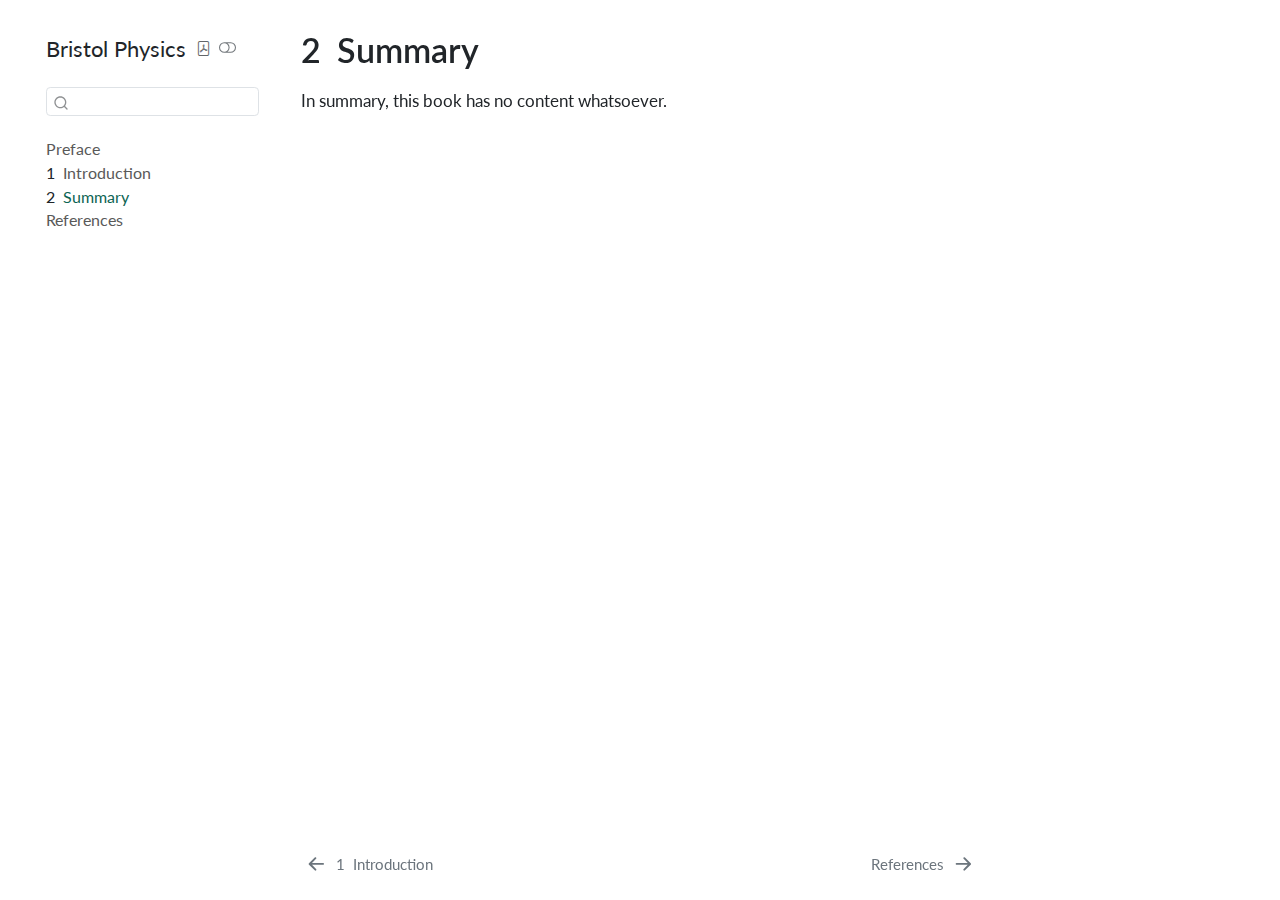
<file: summary.html>
<!DOCTYPE html>
<html xmlns="http://www.w3.org/1999/xhtml" lang="en" xml:lang="en"><head>

<meta charset="utf-8">
<meta name="generator" content="quarto-1.5.57">

<meta name="viewport" content="width=device-width, initial-scale=1.0, user-scalable=yes">


<title>2&nbsp; Summary – Bristol Physics</title>
<style>
code{white-space: pre-wrap;}
span.smallcaps{font-variant: small-caps;}
div.columns{display: flex; gap: min(4vw, 1.5em);}
div.column{flex: auto; overflow-x: auto;}
div.hanging-indent{margin-left: 1.5em; text-indent: -1.5em;}
ul.task-list{list-style: none;}
ul.task-list li input[type="checkbox"] {
  width: 0.8em;
  margin: 0 0.8em 0.2em -1em; /* quarto-specific, see https://github.com/quarto-dev/quarto-cli/issues/4556 */ 
  vertical-align: middle;
}
</style>


<script src="site_libs/quarto-nav/quarto-nav.js"></script>
<script src="site_libs/quarto-nav/headroom.min.js"></script>
<script src="site_libs/clipboard/clipboard.min.js"></script>
<script src="site_libs/quarto-search/autocomplete.umd.js"></script>
<script src="site_libs/quarto-search/fuse.min.js"></script>
<script src="site_libs/quarto-search/quarto-search.js"></script>
<meta name="quarto:offset" content="./">
<link href="./references.html" rel="next">
<link href="./intro.html" rel="prev">
<link href="./uob.jpg" rel="icon" type="image/jpeg">
<script src="site_libs/quarto-html/quarto.js"></script>
<script src="site_libs/quarto-html/popper.min.js"></script>
<script src="site_libs/quarto-html/tippy.umd.min.js"></script>
<script src="site_libs/quarto-html/anchor.min.js"></script>
<link href="site_libs/quarto-html/tippy.css" rel="stylesheet">
<link href="site_libs/quarto-html/quarto-syntax-highlighting.css" rel="stylesheet" class="quarto-color-scheme" id="quarto-text-highlighting-styles">
<link href="site_libs/quarto-html/quarto-syntax-highlighting-dark.css" rel="prefetch" class="quarto-color-scheme quarto-color-alternate" id="quarto-text-highlighting-styles">
<script src="site_libs/bootstrap/bootstrap.min.js"></script>
<link href="site_libs/bootstrap/bootstrap-icons.css" rel="stylesheet">
<link href="site_libs/bootstrap/bootstrap.min.css" rel="stylesheet" class="quarto-color-scheme" id="quarto-bootstrap" data-mode="light">
<link href="site_libs/bootstrap/bootstrap-dark.min.css" rel="prefetch" class="quarto-color-scheme quarto-color-alternate" id="quarto-bootstrap" data-mode="dark">
<script id="quarto-search-options" type="application/json">{
  "location": "sidebar",
  "copy-button": false,
  "collapse-after": 3,
  "panel-placement": "start",
  "type": "textbox",
  "limit": 50,
  "keyboard-shortcut": [
    "f",
    "/",
    "s"
  ],
  "show-item-context": false,
  "language": {
    "search-no-results-text": "No results",
    "search-matching-documents-text": "matching documents",
    "search-copy-link-title": "Copy link to search",
    "search-hide-matches-text": "Hide additional matches",
    "search-more-match-text": "more match in this document",
    "search-more-matches-text": "more matches in this document",
    "search-clear-button-title": "Clear",
    "search-text-placeholder": "",
    "search-detached-cancel-button-title": "Cancel",
    "search-submit-button-title": "Submit",
    "search-label": "Search"
  }
}</script>


</head>

<body class="nav-sidebar floating">

<div id="quarto-search-results"></div>
  <header id="quarto-header" class="headroom fixed-top">
  <nav class="quarto-secondary-nav">
    <div class="container-fluid d-flex">
      <button type="button" class="quarto-btn-toggle btn" data-bs-toggle="collapse" role="button" data-bs-target=".quarto-sidebar-collapse-item" aria-controls="quarto-sidebar" aria-expanded="false" aria-label="Toggle sidebar navigation" onclick="if (window.quartoToggleHeadroom) { window.quartoToggleHeadroom(); }">
        <i class="bi bi-layout-text-sidebar-reverse"></i>
      </button>
        <nav class="quarto-page-breadcrumbs" aria-label="breadcrumb"><ol class="breadcrumb"><li class="breadcrumb-item"><a href="./summary.html"><span class="chapter-number">2</span>&nbsp; <span class="chapter-title">Summary</span></a></li></ol></nav>
        <a class="flex-grow-1" role="navigation" data-bs-toggle="collapse" data-bs-target=".quarto-sidebar-collapse-item" aria-controls="quarto-sidebar" aria-expanded="false" aria-label="Toggle sidebar navigation" onclick="if (window.quartoToggleHeadroom) { window.quartoToggleHeadroom(); }">      
        </a>
      <button type="button" class="btn quarto-search-button" aria-label="Search" onclick="window.quartoOpenSearch();">
        <i class="bi bi-search"></i>
      </button>
    </div>
  </nav>
</header>
<!-- content -->
<div id="quarto-content" class="quarto-container page-columns page-rows-contents page-layout-article">
<!-- sidebar -->
  <nav id="quarto-sidebar" class="sidebar collapse collapse-horizontal quarto-sidebar-collapse-item sidebar-navigation floating overflow-auto">
    <div class="pt-lg-2 mt-2 text-left sidebar-header">
    <div class="sidebar-title mb-0 py-0">
      <a href="./">Bristol Physics</a> 
        <div class="sidebar-tools-main">
    <a href="./Bristol-Physics.pdf" title="Download PDF" class="quarto-navigation-tool px-1" aria-label="Download PDF"><i class="bi bi-file-pdf"></i></a>
  <a href="" class="quarto-color-scheme-toggle quarto-navigation-tool  px-1" onclick="window.quartoToggleColorScheme(); return false;" title="Toggle dark mode"><i class="bi"></i></a>
</div>
    </div>
      </div>
        <div class="mt-2 flex-shrink-0 align-items-center">
        <div class="sidebar-search">
        <div id="quarto-search" class="" title="Search"></div>
        </div>
        </div>
    <div class="sidebar-menu-container"> 
    <ul class="list-unstyled mt-1">
        <li class="sidebar-item">
  <div class="sidebar-item-container"> 
  <a href="./index.html" class="sidebar-item-text sidebar-link">
 <span class="menu-text">Preface</span></a>
  </div>
</li>
        <li class="sidebar-item">
  <div class="sidebar-item-container"> 
  <a href="./intro.html" class="sidebar-item-text sidebar-link">
 <span class="menu-text"><span class="chapter-number">1</span>&nbsp; <span class="chapter-title">Introduction</span></span></a>
  </div>
</li>
        <li class="sidebar-item">
  <div class="sidebar-item-container"> 
  <a href="./summary.html" class="sidebar-item-text sidebar-link active">
 <span class="menu-text"><span class="chapter-number">2</span>&nbsp; <span class="chapter-title">Summary</span></span></a>
  </div>
</li>
        <li class="sidebar-item">
  <div class="sidebar-item-container"> 
  <a href="./references.html" class="sidebar-item-text sidebar-link">
 <span class="menu-text">References</span></a>
  </div>
</li>
    </ul>
    </div>
</nav>
<div id="quarto-sidebar-glass" class="quarto-sidebar-collapse-item" data-bs-toggle="collapse" data-bs-target=".quarto-sidebar-collapse-item"></div>
<!-- margin-sidebar -->
    <div id="quarto-margin-sidebar" class="sidebar margin-sidebar zindex-bottom">
        
    </div>
<!-- main -->
<main class="content" id="quarto-document-content">

<header id="title-block-header" class="quarto-title-block default">
<div class="quarto-title">
<h1 class="title"><span class="chapter-number">2</span>&nbsp; <span class="chapter-title">Summary</span></h1>
</div>



<div class="quarto-title-meta">

    
  
    
  </div>
  


</header>


<p>In summary, this book has no content whatsoever.</p>



</main> <!-- /main -->
<script id="quarto-html-after-body" type="application/javascript">
window.document.addEventListener("DOMContentLoaded", function (event) {
  const toggleBodyColorMode = (bsSheetEl) => {
    const mode = bsSheetEl.getAttribute("data-mode");
    const bodyEl = window.document.querySelector("body");
    if (mode === "dark") {
      bodyEl.classList.add("quarto-dark");
      bodyEl.classList.remove("quarto-light");
    } else {
      bodyEl.classList.add("quarto-light");
      bodyEl.classList.remove("quarto-dark");
    }
  }
  const toggleBodyColorPrimary = () => {
    const bsSheetEl = window.document.querySelector("link#quarto-bootstrap");
    if (bsSheetEl) {
      toggleBodyColorMode(bsSheetEl);
    }
  }
  toggleBodyColorPrimary();  
  const disableStylesheet = (stylesheets) => {
    for (let i=0; i < stylesheets.length; i++) {
      const stylesheet = stylesheets[i];
      stylesheet.rel = 'prefetch';
    }
  }
  const enableStylesheet = (stylesheets) => {
    for (let i=0; i < stylesheets.length; i++) {
      const stylesheet = stylesheets[i];
      stylesheet.rel = 'stylesheet';
    }
  }
  const manageTransitions = (selector, allowTransitions) => {
    const els = window.document.querySelectorAll(selector);
    for (let i=0; i < els.length; i++) {
      const el = els[i];
      if (allowTransitions) {
        el.classList.remove('notransition');
      } else {
        el.classList.add('notransition');
      }
    }
  }
  const toggleGiscusIfUsed = (isAlternate, darkModeDefault) => {
    const baseTheme = document.querySelector('#giscus-base-theme')?.value ?? 'light';
    const alternateTheme = document.querySelector('#giscus-alt-theme')?.value ?? 'dark';
    let newTheme = '';
    if(darkModeDefault) {
      newTheme = isAlternate ? baseTheme : alternateTheme;
    } else {
      newTheme = isAlternate ? alternateTheme : baseTheme;
    }
    const changeGiscusTheme = () => {
      // From: https://github.com/giscus/giscus/issues/336
      const sendMessage = (message) => {
        const iframe = document.querySelector('iframe.giscus-frame');
        if (!iframe) return;
        iframe.contentWindow.postMessage({ giscus: message }, 'https://giscus.app');
      }
      sendMessage({
        setConfig: {
          theme: newTheme
        }
      });
    }
    const isGiscussLoaded = window.document.querySelector('iframe.giscus-frame') !== null;
    if (isGiscussLoaded) {
      changeGiscusTheme();
    }
  }
  const toggleColorMode = (alternate) => {
    // Switch the stylesheets
    const alternateStylesheets = window.document.querySelectorAll('link.quarto-color-scheme.quarto-color-alternate');
    manageTransitions('#quarto-margin-sidebar .nav-link', false);
    if (alternate) {
      enableStylesheet(alternateStylesheets);
      for (const sheetNode of alternateStylesheets) {
        if (sheetNode.id === "quarto-bootstrap") {
          toggleBodyColorMode(sheetNode);
        }
      }
    } else {
      disableStylesheet(alternateStylesheets);
      toggleBodyColorPrimary();
    }
    manageTransitions('#quarto-margin-sidebar .nav-link', true);
    // Switch the toggles
    const toggles = window.document.querySelectorAll('.quarto-color-scheme-toggle');
    for (let i=0; i < toggles.length; i++) {
      const toggle = toggles[i];
      if (toggle) {
        if (alternate) {
          toggle.classList.add("alternate");     
        } else {
          toggle.classList.remove("alternate");
        }
      }
    }
    // Hack to workaround the fact that safari doesn't
    // properly recolor the scrollbar when toggling (#1455)
    if (navigator.userAgent.indexOf('Safari') > 0 && navigator.userAgent.indexOf('Chrome') == -1) {
      manageTransitions("body", false);
      window.scrollTo(0, 1);
      setTimeout(() => {
        window.scrollTo(0, 0);
        manageTransitions("body", true);
      }, 40);  
    }
  }
  const isFileUrl = () => { 
    return window.location.protocol === 'file:';
  }
  const hasAlternateSentinel = () => {  
    let styleSentinel = getColorSchemeSentinel();
    if (styleSentinel !== null) {
      return styleSentinel === "alternate";
    } else {
      return false;
    }
  }
  const setStyleSentinel = (alternate) => {
    const value = alternate ? "alternate" : "default";
    if (!isFileUrl()) {
      window.localStorage.setItem("quarto-color-scheme", value);
    } else {
      localAlternateSentinel = value;
    }
  }
  const getColorSchemeSentinel = () => {
    if (!isFileUrl()) {
      const storageValue = window.localStorage.getItem("quarto-color-scheme");
      return storageValue != null ? storageValue : localAlternateSentinel;
    } else {
      return localAlternateSentinel;
    }
  }
  const darkModeDefault = false;
  let localAlternateSentinel = darkModeDefault ? 'alternate' : 'default';
  // Dark / light mode switch
  window.quartoToggleColorScheme = () => {
    // Read the current dark / light value 
    let toAlternate = !hasAlternateSentinel();
    toggleColorMode(toAlternate);
    setStyleSentinel(toAlternate);
    toggleGiscusIfUsed(toAlternate, darkModeDefault);
  };
  // Ensure there is a toggle, if there isn't float one in the top right
  if (window.document.querySelector('.quarto-color-scheme-toggle') === null) {
    const a = window.document.createElement('a');
    a.classList.add('top-right');
    a.classList.add('quarto-color-scheme-toggle');
    a.href = "";
    a.onclick = function() { try { window.quartoToggleColorScheme(); } catch {} return false; };
    const i = window.document.createElement("i");
    i.classList.add('bi');
    a.appendChild(i);
    window.document.body.appendChild(a);
  }
  // Switch to dark mode if need be
  if (hasAlternateSentinel()) {
    toggleColorMode(true);
  } else {
    toggleColorMode(false);
  }
  const icon = "";
  const anchorJS = new window.AnchorJS();
  anchorJS.options = {
    placement: 'right',
    icon: icon
  };
  anchorJS.add('.anchored');
  const isCodeAnnotation = (el) => {
    for (const clz of el.classList) {
      if (clz.startsWith('code-annotation-')) {                     
        return true;
      }
    }
    return false;
  }
  const onCopySuccess = function(e) {
    // button target
    const button = e.trigger;
    // don't keep focus
    button.blur();
    // flash "checked"
    button.classList.add('code-copy-button-checked');
    var currentTitle = button.getAttribute("title");
    button.setAttribute("title", "Copied!");
    let tooltip;
    if (window.bootstrap) {
      button.setAttribute("data-bs-toggle", "tooltip");
      button.setAttribute("data-bs-placement", "left");
      button.setAttribute("data-bs-title", "Copied!");
      tooltip = new bootstrap.Tooltip(button, 
        { trigger: "manual", 
          customClass: "code-copy-button-tooltip",
          offset: [0, -8]});
      tooltip.show();    
    }
    setTimeout(function() {
      if (tooltip) {
        tooltip.hide();
        button.removeAttribute("data-bs-title");
        button.removeAttribute("data-bs-toggle");
        button.removeAttribute("data-bs-placement");
      }
      button.setAttribute("title", currentTitle);
      button.classList.remove('code-copy-button-checked');
    }, 1000);
    // clear code selection
    e.clearSelection();
  }
  const getTextToCopy = function(trigger) {
      const codeEl = trigger.previousElementSibling.cloneNode(true);
      for (const childEl of codeEl.children) {
        if (isCodeAnnotation(childEl)) {
          childEl.remove();
        }
      }
      return codeEl.innerText;
  }
  const clipboard = new window.ClipboardJS('.code-copy-button:not([data-in-quarto-modal])', {
    text: getTextToCopy
  });
  clipboard.on('success', onCopySuccess);
  if (window.document.getElementById('quarto-embedded-source-code-modal')) {
    // For code content inside modals, clipBoardJS needs to be initialized with a container option
    // TODO: Check when it could be a function (https://github.com/zenorocha/clipboard.js/issues/860)
    const clipboardModal = new window.ClipboardJS('.code-copy-button[data-in-quarto-modal]', {
      text: getTextToCopy,
      container: window.document.getElementById('quarto-embedded-source-code-modal')
    });
    clipboardModal.on('success', onCopySuccess);
  }
    var localhostRegex = new RegExp(/^(?:http|https):\/\/localhost\:?[0-9]*\//);
    var mailtoRegex = new RegExp(/^mailto:/);
      var filterRegex = new RegExp('/' + window.location.host + '/');
    var isInternal = (href) => {
        return filterRegex.test(href) || localhostRegex.test(href) || mailtoRegex.test(href);
    }
    // Inspect non-navigation links and adorn them if external
 	var links = window.document.querySelectorAll('a[href]:not(.nav-link):not(.navbar-brand):not(.toc-action):not(.sidebar-link):not(.sidebar-item-toggle):not(.pagination-link):not(.no-external):not([aria-hidden]):not(.dropdown-item):not(.quarto-navigation-tool):not(.about-link)');
    for (var i=0; i<links.length; i++) {
      const link = links[i];
      if (!isInternal(link.href)) {
        // undo the damage that might have been done by quarto-nav.js in the case of
        // links that we want to consider external
        if (link.dataset.originalHref !== undefined) {
          link.href = link.dataset.originalHref;
        }
      }
    }
  function tippyHover(el, contentFn, onTriggerFn, onUntriggerFn) {
    const config = {
      allowHTML: true,
      maxWidth: 500,
      delay: 100,
      arrow: false,
      appendTo: function(el) {
          return el.parentElement;
      },
      interactive: true,
      interactiveBorder: 10,
      theme: 'quarto',
      placement: 'bottom-start',
    };
    if (contentFn) {
      config.content = contentFn;
    }
    if (onTriggerFn) {
      config.onTrigger = onTriggerFn;
    }
    if (onUntriggerFn) {
      config.onUntrigger = onUntriggerFn;
    }
    window.tippy(el, config); 
  }
  const noterefs = window.document.querySelectorAll('a[role="doc-noteref"]');
  for (var i=0; i<noterefs.length; i++) {
    const ref = noterefs[i];
    tippyHover(ref, function() {
      // use id or data attribute instead here
      let href = ref.getAttribute('data-footnote-href') || ref.getAttribute('href');
      try { href = new URL(href).hash; } catch {}
      const id = href.replace(/^#\/?/, "");
      const note = window.document.getElementById(id);
      if (note) {
        return note.innerHTML;
      } else {
        return "";
      }
    });
  }
  const xrefs = window.document.querySelectorAll('a.quarto-xref');
  const processXRef = (id, note) => {
    // Strip column container classes
    const stripColumnClz = (el) => {
      el.classList.remove("page-full", "page-columns");
      if (el.children) {
        for (const child of el.children) {
          stripColumnClz(child);
        }
      }
    }
    stripColumnClz(note)
    if (id === null || id.startsWith('sec-')) {
      // Special case sections, only their first couple elements
      const container = document.createElement("div");
      if (note.children && note.children.length > 2) {
        container.appendChild(note.children[0].cloneNode(true));
        for (let i = 1; i < note.children.length; i++) {
          const child = note.children[i];
          if (child.tagName === "P" && child.innerText === "") {
            continue;
          } else {
            container.appendChild(child.cloneNode(true));
            break;
          }
        }
        if (window.Quarto?.typesetMath) {
          window.Quarto.typesetMath(container);
        }
        return container.innerHTML
      } else {
        if (window.Quarto?.typesetMath) {
          window.Quarto.typesetMath(note);
        }
        return note.innerHTML;
      }
    } else {
      // Remove any anchor links if they are present
      const anchorLink = note.querySelector('a.anchorjs-link');
      if (anchorLink) {
        anchorLink.remove();
      }
      if (window.Quarto?.typesetMath) {
        window.Quarto.typesetMath(note);
      }
      // TODO in 1.5, we should make sure this works without a callout special case
      if (note.classList.contains("callout")) {
        return note.outerHTML;
      } else {
        return note.innerHTML;
      }
    }
  }
  for (var i=0; i<xrefs.length; i++) {
    const xref = xrefs[i];
    tippyHover(xref, undefined, function(instance) {
      instance.disable();
      let url = xref.getAttribute('href');
      let hash = undefined; 
      if (url.startsWith('#')) {
        hash = url;
      } else {
        try { hash = new URL(url).hash; } catch {}
      }
      if (hash) {
        const id = hash.replace(/^#\/?/, "");
        const note = window.document.getElementById(id);
        if (note !== null) {
          try {
            const html = processXRef(id, note.cloneNode(true));
            instance.setContent(html);
          } finally {
            instance.enable();
            instance.show();
          }
        } else {
          // See if we can fetch this
          fetch(url.split('#')[0])
          .then(res => res.text())
          .then(html => {
            const parser = new DOMParser();
            const htmlDoc = parser.parseFromString(html, "text/html");
            const note = htmlDoc.getElementById(id);
            if (note !== null) {
              const html = processXRef(id, note);
              instance.setContent(html);
            } 
          }).finally(() => {
            instance.enable();
            instance.show();
          });
        }
      } else {
        // See if we can fetch a full url (with no hash to target)
        // This is a special case and we should probably do some content thinning / targeting
        fetch(url)
        .then(res => res.text())
        .then(html => {
          const parser = new DOMParser();
          const htmlDoc = parser.parseFromString(html, "text/html");
          const note = htmlDoc.querySelector('main.content');
          if (note !== null) {
            // This should only happen for chapter cross references
            // (since there is no id in the URL)
            // remove the first header
            if (note.children.length > 0 && note.children[0].tagName === "HEADER") {
              note.children[0].remove();
            }
            const html = processXRef(null, note);
            instance.setContent(html);
          } 
        }).finally(() => {
          instance.enable();
          instance.show();
        });
      }
    }, function(instance) {
    });
  }
      let selectedAnnoteEl;
      const selectorForAnnotation = ( cell, annotation) => {
        let cellAttr = 'data-code-cell="' + cell + '"';
        let lineAttr = 'data-code-annotation="' +  annotation + '"';
        const selector = 'span[' + cellAttr + '][' + lineAttr + ']';
        return selector;
      }
      const selectCodeLines = (annoteEl) => {
        const doc = window.document;
        const targetCell = annoteEl.getAttribute("data-target-cell");
        const targetAnnotation = annoteEl.getAttribute("data-target-annotation");
        const annoteSpan = window.document.querySelector(selectorForAnnotation(targetCell, targetAnnotation));
        const lines = annoteSpan.getAttribute("data-code-lines").split(",");
        const lineIds = lines.map((line) => {
          return targetCell + "-" + line;
        })
        let top = null;
        let height = null;
        let parent = null;
        if (lineIds.length > 0) {
            //compute the position of the single el (top and bottom and make a div)
            const el = window.document.getElementById(lineIds[0]);
            top = el.offsetTop;
            height = el.offsetHeight;
            parent = el.parentElement.parentElement;
          if (lineIds.length > 1) {
            const lastEl = window.document.getElementById(lineIds[lineIds.length - 1]);
            const bottom = lastEl.offsetTop + lastEl.offsetHeight;
            height = bottom - top;
          }
          if (top !== null && height !== null && parent !== null) {
            // cook up a div (if necessary) and position it 
            let div = window.document.getElementById("code-annotation-line-highlight");
            if (div === null) {
              div = window.document.createElement("div");
              div.setAttribute("id", "code-annotation-line-highlight");
              div.style.position = 'absolute';
              parent.appendChild(div);
            }
            div.style.top = top - 2 + "px";
            div.style.height = height + 4 + "px";
            div.style.left = 0;
            let gutterDiv = window.document.getElementById("code-annotation-line-highlight-gutter");
            if (gutterDiv === null) {
              gutterDiv = window.document.createElement("div");
              gutterDiv.setAttribute("id", "code-annotation-line-highlight-gutter");
              gutterDiv.style.position = 'absolute';
              const codeCell = window.document.getElementById(targetCell);
              const gutter = codeCell.querySelector('.code-annotation-gutter');
              gutter.appendChild(gutterDiv);
            }
            gutterDiv.style.top = top - 2 + "px";
            gutterDiv.style.height = height + 4 + "px";
          }
          selectedAnnoteEl = annoteEl;
        }
      };
      const unselectCodeLines = () => {
        const elementsIds = ["code-annotation-line-highlight", "code-annotation-line-highlight-gutter"];
        elementsIds.forEach((elId) => {
          const div = window.document.getElementById(elId);
          if (div) {
            div.remove();
          }
        });
        selectedAnnoteEl = undefined;
      };
        // Handle positioning of the toggle
    window.addEventListener(
      "resize",
      throttle(() => {
        elRect = undefined;
        if (selectedAnnoteEl) {
          selectCodeLines(selectedAnnoteEl);
        }
      }, 10)
    );
    function throttle(fn, ms) {
    let throttle = false;
    let timer;
      return (...args) => {
        if(!throttle) { // first call gets through
            fn.apply(this, args);
            throttle = true;
        } else { // all the others get throttled
            if(timer) clearTimeout(timer); // cancel #2
            timer = setTimeout(() => {
              fn.apply(this, args);
              timer = throttle = false;
            }, ms);
        }
      };
    }
      // Attach click handler to the DT
      const annoteDls = window.document.querySelectorAll('dt[data-target-cell]');
      for (const annoteDlNode of annoteDls) {
        annoteDlNode.addEventListener('click', (event) => {
          const clickedEl = event.target;
          if (clickedEl !== selectedAnnoteEl) {
            unselectCodeLines();
            const activeEl = window.document.querySelector('dt[data-target-cell].code-annotation-active');
            if (activeEl) {
              activeEl.classList.remove('code-annotation-active');
            }
            selectCodeLines(clickedEl);
            clickedEl.classList.add('code-annotation-active');
          } else {
            // Unselect the line
            unselectCodeLines();
            clickedEl.classList.remove('code-annotation-active');
          }
        });
      }
  const findCites = (el) => {
    const parentEl = el.parentElement;
    if (parentEl) {
      const cites = parentEl.dataset.cites;
      if (cites) {
        return {
          el,
          cites: cites.split(' ')
        };
      } else {
        return findCites(el.parentElement)
      }
    } else {
      return undefined;
    }
  };
  var bibliorefs = window.document.querySelectorAll('a[role="doc-biblioref"]');
  for (var i=0; i<bibliorefs.length; i++) {
    const ref = bibliorefs[i];
    const citeInfo = findCites(ref);
    if (citeInfo) {
      tippyHover(citeInfo.el, function() {
        var popup = window.document.createElement('div');
        citeInfo.cites.forEach(function(cite) {
          var citeDiv = window.document.createElement('div');
          citeDiv.classList.add('hanging-indent');
          citeDiv.classList.add('csl-entry');
          var biblioDiv = window.document.getElementById('ref-' + cite);
          if (biblioDiv) {
            citeDiv.innerHTML = biblioDiv.innerHTML;
          }
          popup.appendChild(citeDiv);
        });
        return popup.innerHTML;
      });
    }
  }
});
</script>
<nav class="page-navigation">
  <div class="nav-page nav-page-previous">
      <a href="./intro.html" class="pagination-link" aria-label="Introduction">
        <i class="bi bi-arrow-left-short"></i> <span class="nav-page-text"><span class="chapter-number">1</span>&nbsp; <span class="chapter-title">Introduction</span></span>
      </a>          
  </div>
  <div class="nav-page nav-page-next">
      <a href="./references.html" class="pagination-link" aria-label="References">
        <span class="nav-page-text">References</span> <i class="bi bi-arrow-right-short"></i>
      </a>
  </div>
</nav>
</div> <!-- /content -->




</body></html>
</file>
<file: site_libs/quarto-html/tippy.css>
.tippy-box[data-animation=fade][data-state=hidden]{opacity:0}[data-tippy-root]{max-width:calc(100vw - 10px)}.tippy-box{position:relative;background-color:#333;color:#fff;border-radius:4px;font-size:14px;line-height:1.4;white-space:normal;outline:0;transition-property:transform,visibility,opacity}.tippy-box[data-placement^=top]>.tippy-arrow{bottom:0}.tippy-box[data-placement^=top]>.tippy-arrow:before{bottom:-7px;left:0;border-width:8px 8px 0;border-top-color:initial;transform-origin:center top}.tippy-box[data-placement^=bottom]>.tippy-arrow{top:0}.tippy-box[data-placement^=bottom]>.tippy-arrow:before{top:-7px;left:0;border-width:0 8px 8px;border-bottom-color:initial;transform-origin:center bottom}.tippy-box[data-placement^=left]>.tippy-arrow{right:0}.tippy-box[data-placement^=left]>.tippy-arrow:before{border-width:8px 0 8px 8px;border-left-color:initial;right:-7px;transform-origin:center left}.tippy-box[data-placement^=right]>.tippy-arrow{left:0}.tippy-box[data-placement^=right]>.tippy-arrow:before{left:-7px;border-width:8px 8px 8px 0;border-right-color:initial;transform-origin:center right}.tippy-box[data-inertia][data-state=visible]{transition-timing-function:cubic-bezier(.54,1.5,.38,1.11)}.tippy-arrow{width:16px;height:16px;color:#333}.tippy-arrow:before{content:"";position:absolute;border-color:transparent;border-style:solid}.tippy-content{position:relative;padding:5px 9px;z-index:1}
</file>
<file: site_libs/quarto-html/quarto-syntax-highlighting.css>
/* quarto syntax highlight colors */
:root {
  --quarto-hl-ot-color: #003B4F;
  --quarto-hl-at-color: #657422;
  --quarto-hl-ss-color: #20794D;
  --quarto-hl-an-color: #5E5E5E;
  --quarto-hl-fu-color: #4758AB;
  --quarto-hl-st-color: #20794D;
  --quarto-hl-cf-color: #003B4F;
  --quarto-hl-op-color: #5E5E5E;
  --quarto-hl-er-color: #AD0000;
  --quarto-hl-bn-color: #AD0000;
  --quarto-hl-al-color: #AD0000;
  --quarto-hl-va-color: #111111;
  --quarto-hl-bu-color: inherit;
  --quarto-hl-ex-color: inherit;
  --quarto-hl-pp-color: #AD0000;
  --quarto-hl-in-color: #5E5E5E;
  --quarto-hl-vs-color: #20794D;
  --quarto-hl-wa-color: #5E5E5E;
  --quarto-hl-do-color: #5E5E5E;
  --quarto-hl-im-color: #00769E;
  --quarto-hl-ch-color: #20794D;
  --quarto-hl-dt-color: #AD0000;
  --quarto-hl-fl-color: #AD0000;
  --quarto-hl-co-color: #5E5E5E;
  --quarto-hl-cv-color: #5E5E5E;
  --quarto-hl-cn-color: #8f5902;
  --quarto-hl-sc-color: #5E5E5E;
  --quarto-hl-dv-color: #AD0000;
  --quarto-hl-kw-color: #003B4F;
}

/* other quarto variables */
:root {
  --quarto-font-monospace: SFMono-Regular, Menlo, Monaco, Consolas, "Liberation Mono", "Courier New", monospace;
}

pre > code.sourceCode > span {
  color: #003B4F;
}

code span {
  color: #003B4F;
}

code.sourceCode > span {
  color: #003B4F;
}

div.sourceCode,
div.sourceCode pre.sourceCode {
  color: #003B4F;
}

code span.ot {
  color: #003B4F;
  font-style: inherit;
}

code span.at {
  color: #657422;
  font-style: inherit;
}

code span.ss {
  color: #20794D;
  font-style: inherit;
}

code span.an {
  color: #5E5E5E;
  font-style: inherit;
}

code span.fu {
  color: #4758AB;
  font-style: inherit;
}

code span.st {
  color: #20794D;
  font-style: inherit;
}

code span.cf {
  color: #003B4F;
  font-weight: bold;
  font-style: inherit;
}

code span.op {
  color: #5E5E5E;
  font-style: inherit;
}

code span.er {
  color: #AD0000;
  font-style: inherit;
}

code span.bn {
  color: #AD0000;
  font-style: inherit;
}

code span.al {
  color: #AD0000;
  font-style: inherit;
}

code span.va {
  color: #111111;
  font-style: inherit;
}

code span.bu {
  font-style: inherit;
}

code span.ex {
  font-style: inherit;
}

code span.pp {
  color: #AD0000;
  font-style: inherit;
}

code span.in {
  color: #5E5E5E;
  font-style: inherit;
}

code span.vs {
  color: #20794D;
  font-style: inherit;
}

code span.wa {
  color: #5E5E5E;
  font-style: italic;
}

code span.do {
  color: #5E5E5E;
  font-style: italic;
}

code span.im {
  color: #00769E;
  font-style: inherit;
}

code span.ch {
  color: #20794D;
  font-style: inherit;
}

code span.dt {
  color: #AD0000;
  font-style: inherit;
}

code span.fl {
  color: #AD0000;
  font-style: inherit;
}

code span.co {
  color: #5E5E5E;
  font-style: inherit;
}

code span.cv {
  color: #5E5E5E;
  font-style: italic;
}

code span.cn {
  color: #8f5902;
  font-style: inherit;
}

code span.sc {
  color: #5E5E5E;
  font-style: inherit;
}

code span.dv {
  color: #AD0000;
  font-style: inherit;
}

code span.kw {
  color: #003B4F;
  font-weight: bold;
  font-style: inherit;
}

.prevent-inlining {
  content: "</";
}

/*# sourceMappingURL=debc5d5d77c3f9108843748ff7464032.css.map */
</file>
<file: site_libs/quarto-html/quarto-syntax-highlighting-dark.css>
/* quarto syntax highlight colors */
:root {
  --quarto-hl-al-color: #f07178;
  --quarto-hl-an-color: #d4d0ab;
  --quarto-hl-at-color: #00e0e0;
  --quarto-hl-bn-color: #d4d0ab;
  --quarto-hl-bu-color: #abe338;
  --quarto-hl-ch-color: #abe338;
  --quarto-hl-co-color: #f8f8f2;
  --quarto-hl-cv-color: #ffd700;
  --quarto-hl-cn-color: #ffd700;
  --quarto-hl-cf-color: #ffa07a;
  --quarto-hl-dt-color: #ffa07a;
  --quarto-hl-dv-color: #d4d0ab;
  --quarto-hl-do-color: #f8f8f2;
  --quarto-hl-er-color: #f07178;
  --quarto-hl-ex-color: #00e0e0;
  --quarto-hl-fl-color: #d4d0ab;
  --quarto-hl-fu-color: #ffa07a;
  --quarto-hl-im-color: #abe338;
  --quarto-hl-in-color: #d4d0ab;
  --quarto-hl-kw-color: #ffa07a;
  --quarto-hl-op-color: #ffa07a;
  --quarto-hl-ot-color: #00e0e0;
  --quarto-hl-pp-color: #dcc6e0;
  --quarto-hl-re-color: #00e0e0;
  --quarto-hl-sc-color: #abe338;
  --quarto-hl-ss-color: #abe338;
  --quarto-hl-st-color: #abe338;
  --quarto-hl-va-color: #00e0e0;
  --quarto-hl-vs-color: #abe338;
  --quarto-hl-wa-color: #dcc6e0;
}

/* other quarto variables */
:root {
  --quarto-font-monospace: SFMono-Regular, Menlo, Monaco, Consolas, "Liberation Mono", "Courier New", monospace;
}

code span.al {
  background-color: #2a0f15;
  font-weight: bold;
  color: #f07178;
}

code span.an {
  color: #d4d0ab;
}

code span.at {
  color: #00e0e0;
}

code span.bn {
  color: #d4d0ab;
}

code span.bu {
  color: #abe338;
}

code span.ch {
  color: #abe338;
}

code span.co {
  font-style: italic;
  color: #f8f8f2;
}

code span.cv {
  color: #ffd700;
}

code span.cn {
  color: #ffd700;
}

code span.cf {
  font-weight: bold;
  color: #ffa07a;
}

code span.dt {
  color: #ffa07a;
}

code span.dv {
  color: #d4d0ab;
}

code span.do {
  color: #f8f8f2;
}

code span.er {
  color: #f07178;
  text-decoration: underline;
}

code span.ex {
  font-weight: bold;
  color: #00e0e0;
}

code span.fl {
  color: #d4d0ab;
}

code span.fu {
  color: #ffa07a;
}

code span.im {
  color: #abe338;
}

code span.in {
  color: #d4d0ab;
}

code span.kw {
  font-weight: bold;
  color: #ffa07a;
}

pre > code.sourceCode > span {
  color: #f8f8f2;
}

code span {
  color: #f8f8f2;
}

code.sourceCode > span {
  color: #f8f8f2;
}

div.sourceCode,
div.sourceCode pre.sourceCode {
  color: #f8f8f2;
}

code span.op {
  color: #ffa07a;
}

code span.ot {
  color: #00e0e0;
}

code span.pp {
  color: #dcc6e0;
}

code span.re {
  background-color: #f8f8f2;
  color: #00e0e0;
}

code span.sc {
  color: #abe338;
}

code span.ss {
  color: #abe338;
}

code span.st {
  color: #abe338;
}

code span.va {
  color: #00e0e0;
}

code span.vs {
  color: #abe338;
}

code span.wa {
  color: #dcc6e0;
}

.prevent-inlining {
  content: "</";
}

/*# sourceMappingURL=935a306eefa94366c21e1a970dddb765.css.map */
</file>
